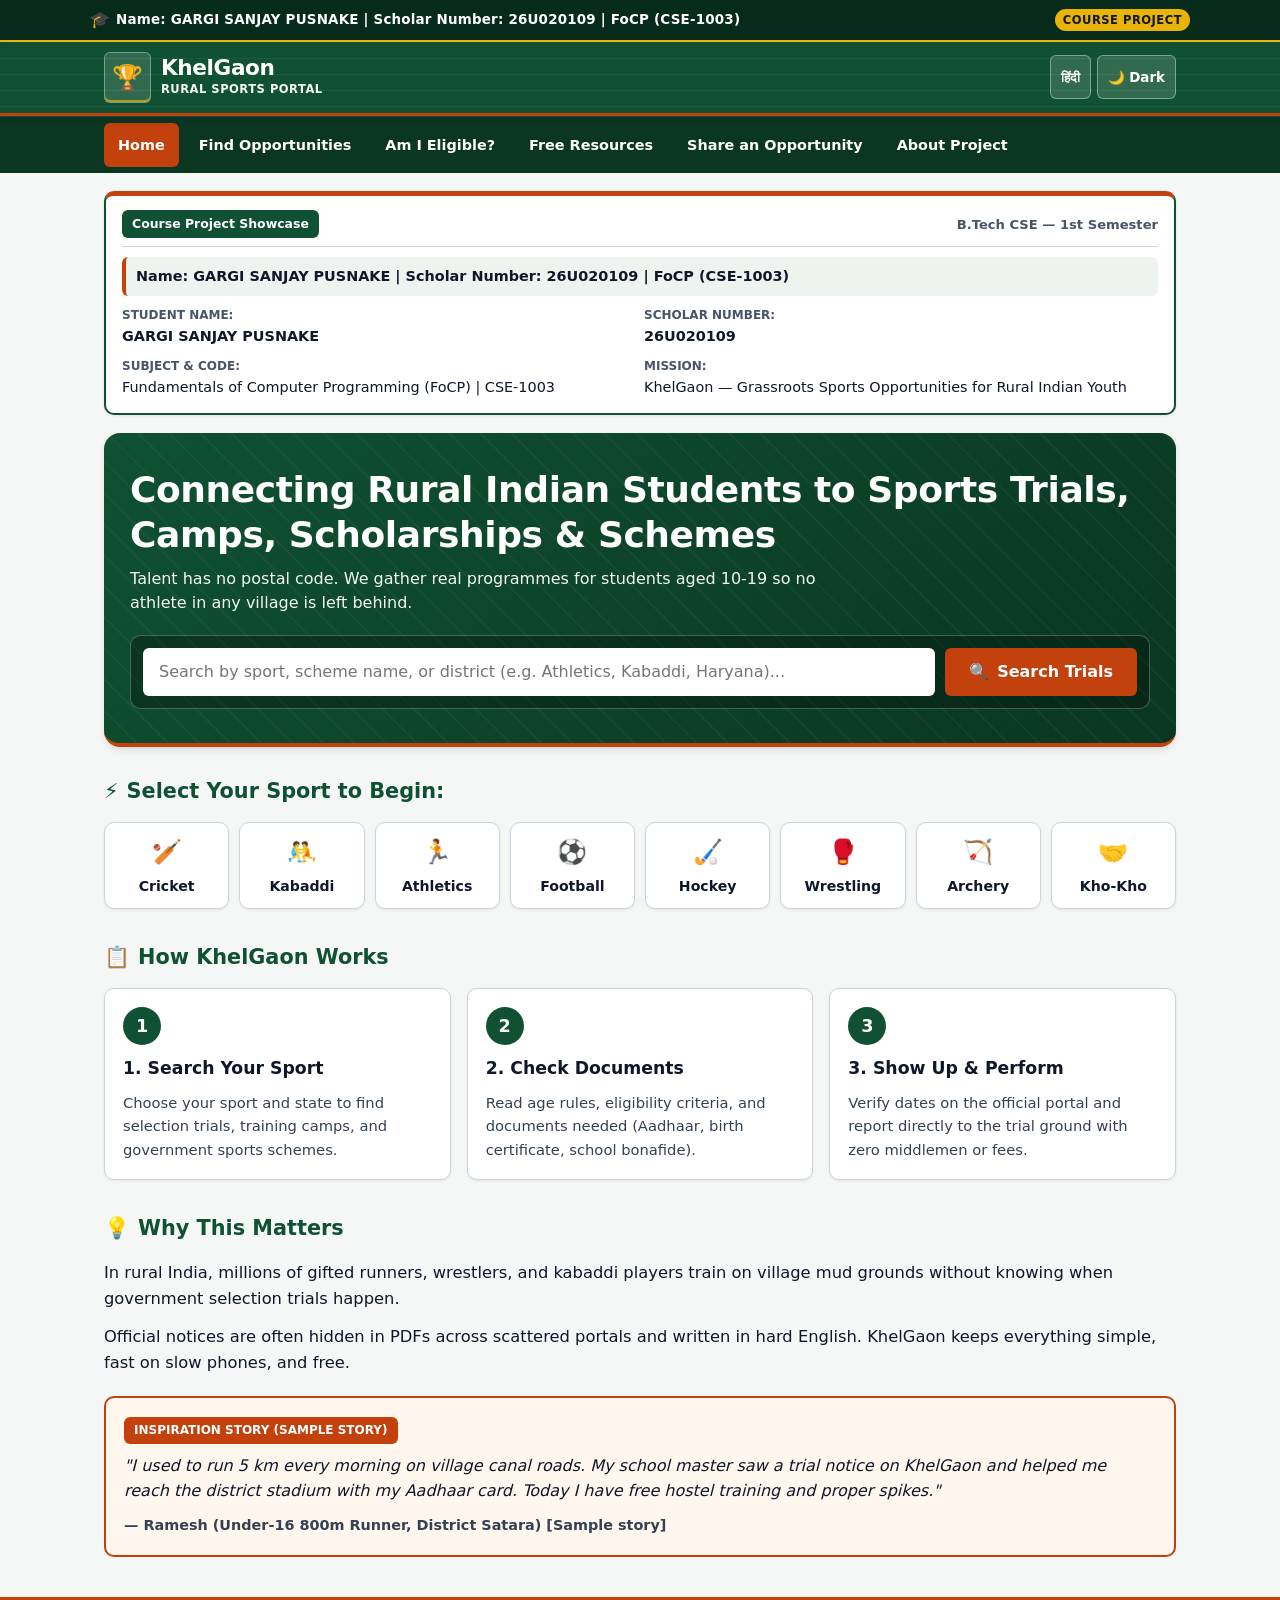
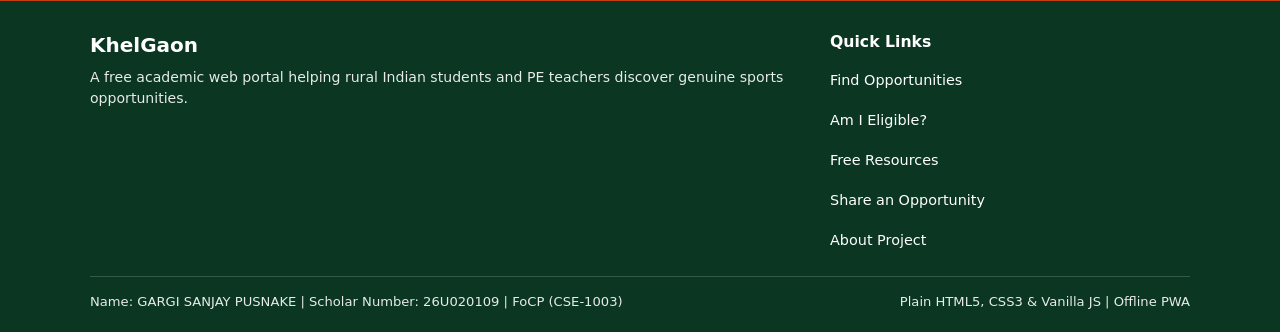
<file: index.html>
<!DOCTYPE html>
<html lang="en">
<head>
  <meta charset="UTF-8">
  <meta name="viewport" content="width=device-width, initial-scale=1.0">
  <title>KhelGaon - Rural Indian Sports Portal | Trials &amp; Schemes</title>
  <meta name="description" content="KhelGaon connects rural Indian students to sports selection trials, camps, scholarships, and government schemes.">
  <link rel="manifest" href="manifest.json">
  <meta name="theme-color" content="#0f5132">
  <link rel="stylesheet" href="css/style.css">
</head>
<body data-page="home">
  <a href="#main-content" class="skip-link" data-i18n="nav.skip">Skip to main content</a>
  <!-- Mandatory Identity Component injected at top of body by js/identity.js -->

  <!-- Site Header with Track-Lane Motif -->
  <header class="site-header">
    <div class="header-container">
      <a href="index.html" class="brand-wrapper" aria-label="KhelGaon Home">
        <span class="brand-logo-icon" aria-hidden="true">🏆</span>
        <div>
          <div class="brand-title" data-i18n="nav.brand">KhelGaon</div>
          <div class="brand-tagline" data-i18n="nav.tagline">Rural Sports Portal</div>
        </div>
      </a>

      <div class="header-actions">
        <button type="button" id="lang-toggle-btn" class="utility-btn" aria-label="Switch language to Hindi">
          हिंदी
        </button>
        <button type="button" id="theme-toggle-btn" class="utility-btn" aria-label="Switch to dark mode">
          🌙 Dark
        </button>
        <button type="button" id="nav-toggle-btn" class="nav-toggle-btn" aria-label="Toggle Navigation Menu" aria-expanded="false">
          ☰
        </button>
      </div>
    </div>
  </header>

  <!-- Global Navigation Bar -->
  <nav id="site-nav" class="site-nav collapsed" aria-label="Main Navigation">
    <div class="nav-container">
      <ul class="nav-list">
        <li><a href="index.html" class="nav-link active" aria-current="page" data-i18n="nav.home">Home</a></li>
        <li><a href="opportunities.html" class="nav-link" data-i18n="nav.opportunities">Find Opportunities</a></li>
        <li><a href="eligibility.html" class="nav-link" data-i18n="nav.eligibility">Am I Eligible?</a></li>
        <li><a href="resources.html" class="nav-link" data-i18n="nav.resources">Free Resources</a></li>
        <li><a href="submit.html" class="nav-link" data-i18n="nav.submit">Share an Opportunity</a></li>
        <li><a href="about.html" class="nav-link" data-i18n="nav.about">About Project</a></li>
      </ul>
    </div>
  </nav>

  <!-- Main Content -->
  <main id="main-content" class="main-content">
    <!-- Prominent Student Identity Spotlight on Homepage -->
    <div id="home-identity-container"></div>

    <!-- Hero Section -->
    <section class="hero-section" aria-labelledby="hero-heading">
      <h1 id="hero-heading" class="hero-mission" data-i18n="home.mission">
        Connecting Rural Indian Students to Sports Trials, Camps, Scholarships &amp; Schemes
      </h1>
      <p class="hero-sub" data-i18n="home.submission">
        Talent has no postal code. We gather real programmes for students aged 10-19 so no athlete in any village is left behind.
      </p>

      <form id="hero-search-form" class="hero-search-form" role="search" aria-label="Search Sports Opportunities">
        <label for="hero-search-input" class="sr-only">Search sports trials, schemes or districts</label>
        <input
          type="search"
          id="hero-search-input"
          class="hero-search-input"
          placeholder="Search by sport, scheme name, or district (e.g. Athletics, Kabaddi, Haryana)..."
          data-i18n-placeholder="home.searchPlaceholder"
          autocomplete="off"
        >
        <button type="submit" class="btn btn-accent hero-search-btn">
          <span aria-hidden="true">🔍</span>
          <span data-i18n="home.searchButton">Search Trials</span>
        </button>
      </form>
    </section>

    <!-- Sport Quick-Buttons -->
    <section class="quick-sports-section" aria-labelledby="quick-sports-heading">
      <h2 id="quick-sports-heading" class="section-heading">
        <span aria-hidden="true">⚡</span>
        <span data-i18n="home.quickSportsTitle">Select Your Sport to Begin:</span>
      </h2>
      <div class="sports-pill-grid">
        <a href="opportunities.html?sport=Cricket" class="sport-pill-btn">
          <span class="sport-pill-icon" aria-hidden="true">🏏</span>
          <span data-i18n="sport.Cricket">Cricket</span>
        </a>
        <a href="opportunities.html?sport=Kabaddi" class="sport-pill-btn">
          <span class="sport-pill-icon" aria-hidden="true">🤼</span>
          <span data-i18n="sport.Kabaddi">Kabaddi</span>
        </a>
        <a href="opportunities.html?sport=Athletics" class="sport-pill-btn">
          <span class="sport-pill-icon" aria-hidden="true">🏃</span>
          <span data-i18n="sport.Athletics">Athletics</span>
        </a>
        <a href="opportunities.html?sport=Football" class="sport-pill-btn">
          <span class="sport-pill-icon" aria-hidden="true">⚽</span>
          <span data-i18n="sport.Football">Football</span>
        </a>
        <a href="opportunities.html?sport=Hockey" class="sport-pill-btn">
          <span class="sport-pill-icon" aria-hidden="true">🏑</span>
          <span data-i18n="sport.Hockey">Hockey</span>
        </a>
        <a href="opportunities.html?sport=Wrestling" class="sport-pill-btn">
          <span class="sport-pill-icon" aria-hidden="true">🥊</span>
          <span data-i18n="sport.Wrestling">Wrestling</span>
        </a>
        <a href="opportunities.html?sport=Archery" class="sport-pill-btn">
          <span class="sport-pill-icon" aria-hidden="true">🏹</span>
          <span data-i18n="sport.Archery">Archery</span>
        </a>
        <a href="opportunities.html?sport=Kho-Kho" class="sport-pill-btn">
          <span class="sport-pill-icon" aria-hidden="true">🤝</span>
          <span data-i18n="sport.Kho-Kho">Kho-Kho</span>
        </a>
      </div>
    </section>

    <!-- How It Works in 3 Steps -->
    <section aria-labelledby="how-it-works-heading" style="margin-bottom: 32px;">
      <h2 id="how-it-works-heading" class="section-heading">
        <span aria-hidden="true">📋</span>
        <span data-i18n="home.howItWorksTitle">How KhelGaon Works</span>
      </h2>
      <div class="how-it-works-grid">
        <article class="step-card">
          <div class="step-number" aria-hidden="true">1</div>
          <h3 class="step-title" data-i18n="home.howStep1Title">1. Search Your Sport</h3>
          <p class="step-desc" data-i18n="home.howStep1Desc">
            Choose your sport and state to find selection trials, training camps, and government sports schemes.
          </p>
        </article>

        <article class="step-card">
          <div class="step-number" aria-hidden="true">2</div>
          <h3 class="step-title" data-i18n="home.howStep2Title">2. Check Documents</h3>
          <p class="step-desc" data-i18n="home.howStep2Desc">
            Read age rules, eligibility criteria, and documents needed (Aadhaar, birth certificate, school bonafide).
          </p>
        </article>

        <article class="step-card">
          <div class="step-number" aria-hidden="true">3</div>
          <h3 class="step-title" data-i18n="home.howStep3Title">3. Show Up &amp; Perform</h3>
          <p class="step-desc" data-i18n="home.howStep3Desc">
            Verify dates on the official portal and report directly to the trial ground with zero middlemen or fees.
          </p>
        </article>
      </div>
    </section>

    <!-- Why This Matters & Sample Story -->
    <section aria-labelledby="why-matters-heading">
      <h2 id="why-matters-heading" class="section-heading">
        <span aria-hidden="true">💡</span>
        <span data-i18n="home.whyMattersTitle">Why This Matters</span>
      </h2>
      <p style="margin-bottom: 12px; font-size: 1.02rem;" data-i18n="home.whyMattersP1">
        In rural India, millions of gifted runners, wrestlers, and kabaddi players train on village mud grounds without knowing when government selection trials happen.
      </p>
      <p style="margin-bottom: 16px; font-size: 1.02rem;" data-i18n="home.whyMattersP2">
        Official notices are often hidden in PDFs across scattered portals and written in hard English. KhelGaon keeps everything simple, fast on slow phones, and free.
      </p>

      <div class="story-callout-card" role="region" aria-label="Sample inspiration story">
        <span class="story-badge" data-i18n="home.sampleStoryTitle">Inspiration Story (Sample story)</span>
        <blockquote class="story-quote" data-i18n="home.sampleStoryQuote">
          "I used to run 5 km every morning on village canal roads. My school master saw a trial notice on KhelGaon and helped me reach the district stadium with my Aadhaar card. Today I have free hostel training and proper spikes."
        </blockquote>
        <div class="story-author" data-i18n="home.sampleStoryAuthor">
          — Ramesh (Under-16 800m Runner, District Satara) [Sample story]
        </div>
      </div>
    </section>
  </main>

  <!-- Site Footer -->
  <footer class="site-footer">
    <div class="footer-container">
      <div>
        <div class="footer-brand" data-i18n="nav.brand">KhelGaon</div>
        <p class="footer-desc" data-i18n="footer.desc">
          A free academic web portal helping rural Indian students and PE teachers discover genuine sports opportunities.
        </p>
      </div>
      <div>
        <h2 class="footer-heading" data-i18n="footer.quickLinks">Quick Links</h2>
        <ul class="footer-links">
          <li><a href="opportunities.html" data-i18n="nav.opportunities">Find Opportunities</a></li>
          <li><a href="eligibility.html" data-i18n="nav.eligibility">Am I Eligible?</a></li>
          <li><a href="resources.html" data-i18n="nav.resources">Free Resources</a></li>
          <li><a href="submit.html" data-i18n="nav.submit">Share an Opportunity</a></li>
          <li><a href="about.html" data-i18n="nav.about">About Project</a></li>
        </ul>
      </div>
    </div>
    <div class="footer-bottom">
      <div>Name: GARGI SANJAY PUSNAKE | Scholar Number: 26U020109 | FoCP (CSE-1003)</div>
      <div data-i18n="footer.tech">Plain HTML5, CSS3 &amp; Vanilla JS | Offline PWA</div>
    </div>
  </footer>

  <!-- Scripts -->
  <script src="js/identity.js"></script>
  <script src="js/theme.js"></script>
  <script src="js/i18n.js"></script>
  <script src="js/data.js"></script>
  <script src="js/saved.js"></script>
  <script src="js/filters.js"></script>
  <script src="js/main.js"></script>
</body>
</html>
</file>
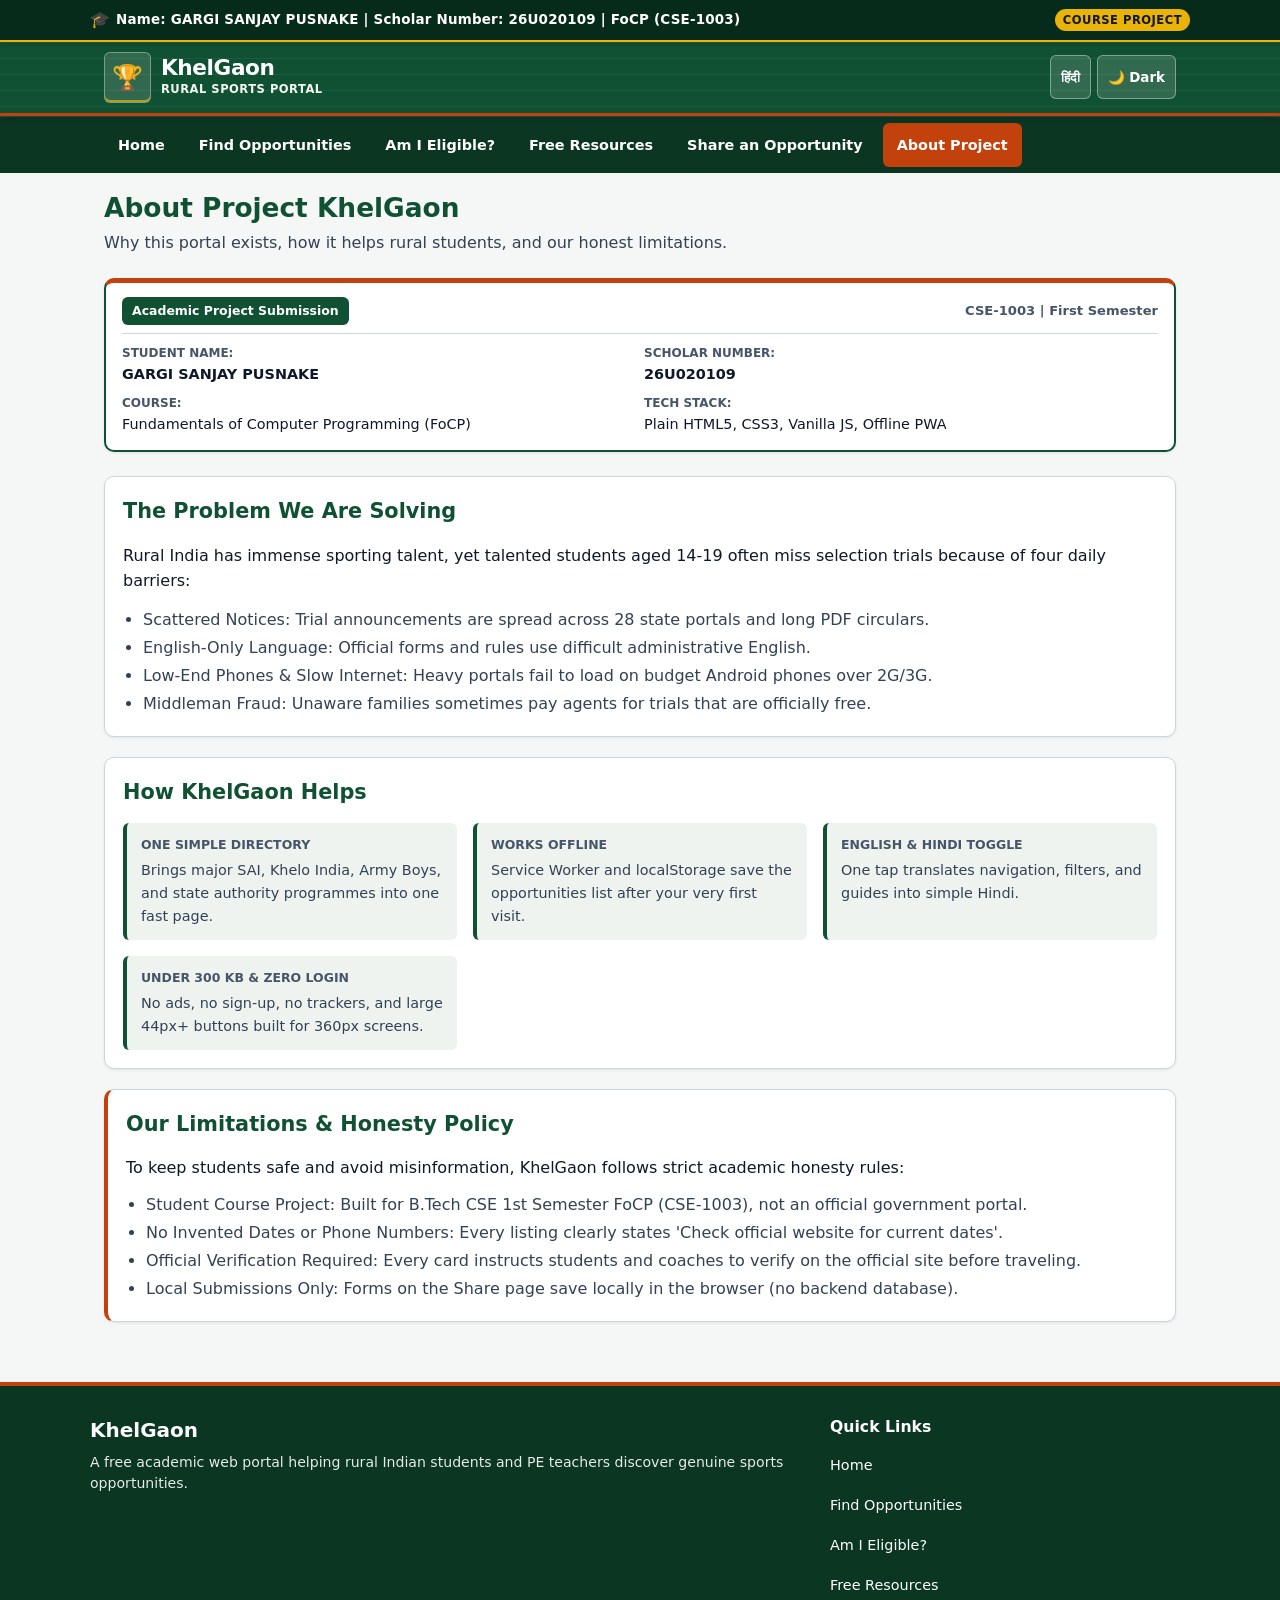
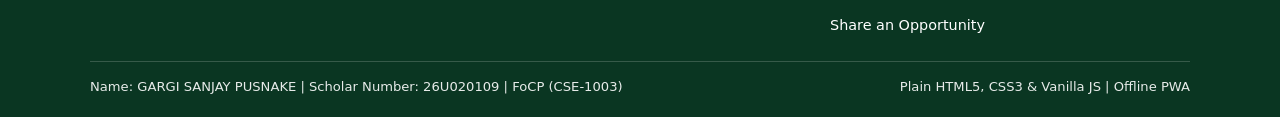
<file: about.html>
<!DOCTYPE html>
<html lang="en">
<head>
  <meta charset="UTF-8">
  <meta name="viewport" content="width=device-width, initial-scale=1.0">
  <title>About Project KhelGaon - Mission &amp; Limitations</title>
  <meta name="description" content="Learn why KhelGaon was built, how it helps rural Indian athletes, and its honest limitations.">
  <link rel="manifest" href="manifest.json">
  <meta name="theme-color" content="#0f5132">
  <link rel="stylesheet" href="css/style.css">
</head>
<body data-page="about">
  <a href="#main-content" class="skip-link" data-i18n="nav.skip">Skip to main content</a>
  <!-- Mandatory Identity Component injected at top of body by js/identity.js -->

  <!-- Site Header -->
  <header class="site-header">
    <div class="header-container">
      <a href="index.html" class="brand-wrapper" aria-label="KhelGaon Home">
        <span class="brand-logo-icon" aria-hidden="true">🏆</span>
        <div>
          <div class="brand-title" data-i18n="nav.brand">KhelGaon</div>
          <div class="brand-tagline" data-i18n="nav.tagline">Rural Sports Portal</div>
        </div>
      </a>

      <div class="header-actions">
        <button type="button" id="lang-toggle-btn" class="utility-btn" aria-label="Switch language to Hindi">
          हिंदी
        </button>
        <button type="button" id="theme-toggle-btn" class="utility-btn" aria-label="Switch to dark mode">
          🌙 Dark
        </button>
        <button type="button" id="nav-toggle-btn" class="nav-toggle-btn" aria-label="Toggle Navigation Menu" aria-expanded="false">
          ☰
        </button>
      </div>
    </div>
  </header>

  <!-- Global Navigation Bar -->
  <nav id="site-nav" class="site-nav collapsed" aria-label="Main Navigation">
    <div class="nav-container">
      <ul class="nav-list">
        <li><a href="index.html" class="nav-link" data-i18n="nav.home">Home</a></li>
        <li><a href="opportunities.html" class="nav-link" data-i18n="nav.opportunities">Find Opportunities</a></li>
        <li><a href="eligibility.html" class="nav-link" data-i18n="nav.eligibility">Am I Eligible?</a></li>
        <li><a href="resources.html" class="nav-link" data-i18n="nav.resources">Free Resources</a></li>
        <li><a href="submit.html" class="nav-link" data-i18n="nav.submit">Share an Opportunity</a></li>
        <li><a href="about.html" class="nav-link active" aria-current="page" data-i18n="nav.about">About Project</a></li>
      </ul>
    </div>
  </nav>

  <!-- Main Content -->
  <main id="main-content" class="main-content">
    <header class="page-intro">
      <h1 class="page-title" data-i18n="about.title">About Project KhelGaon</h1>
      <p class="page-subtitle" data-i18n="about.subtitle">
        Why this portal exists, how it helps rural students, and our honest limitations.
      </p>
    </header>

    <!-- Student Project Card -->
    <section class="academic-spotlight-card" style="margin-top: 0; margin-bottom: 24px;" aria-label="Course Project Information">
      <div class="spotlight-header">
        <span class="spotlight-badge" data-i18n="about.cardBadge">Academic Project Submission</span>
        <span class="spotlight-term" data-i18n="about.cardTerm">CSE-1003 | First Semester</span>
      </div>
      <div class="spotlight-body">
        <div class="spotlight-row">
          <span class="spotlight-label" data-i18n="about.cardNameLabel">Student Name:</span>
          <strong class="spotlight-value">GARGI SANJAY PUSNAKE</strong>
        </div>
        <div class="spotlight-row">
          <span class="spotlight-label" data-i18n="about.cardScholarLabel">Scholar Number:</span>
          <strong class="spotlight-value">26U020109</strong>
        </div>
        <div class="spotlight-row">
          <span class="spotlight-label" data-i18n="about.cardCourseLabel">Course:</span>
          <span class="spotlight-value">Fundamentals of Computer Programming (FoCP)</span>
        </div>
        <div class="spotlight-row">
          <span class="spotlight-label" data-i18n="about.cardTechLabel">Tech Stack:</span>
          <span class="spotlight-value">Plain HTML5, CSS3, Vanilla JS, Offline PWA</span>
        </div>
      </div>
    </section>

    <!-- Section 1: The Problem -->
    <article class="resource-card">
      <h2 class="section-heading" data-i18n="about.problemTitle">
        The Problem We Are Solving
      </h2>
      <p style="margin-bottom: 12px; line-height: 1.6;" data-i18n="about.problemIntro">
        Rural India has immense sporting talent, yet talented students aged 14-19 often miss selection trials because of four daily barriers:
      </p>
      <ul style="padding-left: 20px; line-height: 1.75; color: var(--text-secondary);">
        <li data-i18n="about.p1">Scattered Notices: Trial announcements are spread across 28 state portals and long PDF circulars.</li>
        <li data-i18n="about.p2">English-Only Language: Official forms and rules use difficult administrative English.</li>
        <li data-i18n="about.p3">Low-End Phones &amp; Slow Internet: Heavy portals fail to load on budget Android phones over 2G/3G.</li>
        <li data-i18n="about.p4">Middleman Fraud: Unaware families sometimes pay agents for trials that are officially free.</li>
      </ul>
    </article>

    <!-- Section 2: How KhelGaon Helps -->
    <article class="resource-card">
      <h2 class="section-heading" data-i18n="about.solutionTitle">
        How KhelGaon Helps
      </h2>
      <div class="cards-grid" style="margin-top: 12px;">
        <div class="spec-box">
          <div class="spec-box-label" data-i18n="about.s1Title">One Simple Directory</div>
          <p style="font-size: 0.9rem; color: var(--text-secondary); margin-top: 4px;" data-i18n="about.s1Desc">
            Brings major SAI, Khelo India, Army Boys, and state authority programmes into one fast page.
          </p>
        </div>

        <div class="spec-box">
          <div class="spec-box-label" data-i18n="about.s2Title">Works Offline</div>
          <p style="font-size: 0.9rem; color: var(--text-secondary); margin-top: 4px;" data-i18n="about.s2Desc">
            Service Worker and localStorage save the opportunities list after your very first visit.
          </p>
        </div>

        <div class="spec-box">
          <div class="spec-box-label" data-i18n="about.s3Title">English &amp; Hindi Toggle</div>
          <p style="font-size: 0.9rem; color: var(--text-secondary); margin-top: 4px;" data-i18n="about.s3Desc">
            One tap translates navigation, filters, and guides into simple Hindi.
          </p>
        </div>

        <div class="spec-box">
          <div class="spec-box-label" data-i18n="about.s4Title">Under 300 KB &amp; Zero Login</div>
          <p style="font-size: 0.9rem; color: var(--text-secondary); margin-top: 4px;" data-i18n="about.s4Desc">
            No ads, no sign-up, no trackers, and large 44px+ buttons built for 360px screens.
          </p>
        </div>
      </div>
    </article>

    <!-- Section 3: Limitations & Honesty Policy -->
    <article class="resource-card" style="border-left: 4px solid var(--accent-saffron-solid);">
      <h2 class="section-heading" data-i18n="about.limitationsTitle">
        Our Limitations &amp; Honesty Policy
      </h2>
      <p style="margin-bottom: 10px; line-height: 1.6;" data-i18n="about.limIntro">
        To keep students safe and avoid misinformation, KhelGaon follows strict academic honesty rules:
      </p>
      <ul style="padding-left: 20px; line-height: 1.75; color: var(--text-secondary);">
        <li data-i18n="about.l1">Student Course Project: Built for B.Tech CSE 1st Semester FoCP (CSE-1003), not an official government portal.</li>
        <li data-i18n="about.l2">No Invented Dates or Phone Numbers: Every listing clearly states 'Check official website for current dates'.</li>
        <li data-i18n="about.l3">Official Verification Required: Every card instructs students and coaches to verify on the official site before traveling.</li>
        <li data-i18n="about.l4">Local Submissions Only: Forms on the Share page save locally in the browser (no backend database).</li>
      </ul>
    </article>
  </main>

  <!-- Site Footer -->
  <footer class="site-footer">
    <div class="footer-container">
      <div>
        <div class="footer-brand" data-i18n="nav.brand">KhelGaon</div>
        <p class="footer-desc" data-i18n="footer.desc">
          A free academic web portal helping rural Indian students and PE teachers discover genuine sports opportunities.
        </p>
      </div>
      <div>
        <h2 class="footer-heading" data-i18n="footer.quickLinks">Quick Links</h2>
        <ul class="footer-links">
          <li><a href="index.html" data-i18n="nav.home">Home</a></li>
          <li><a href="opportunities.html" data-i18n="nav.opportunities">Find Opportunities</a></li>
          <li><a href="eligibility.html" data-i18n="nav.eligibility">Am I Eligible?</a></li>
          <li><a href="resources.html" data-i18n="nav.resources">Free Resources</a></li>
          <li><a href="submit.html" data-i18n="nav.submit">Share an Opportunity</a></li>
        </ul>
      </div>
    </div>
    <div class="footer-bottom">
      <div>Name: GARGI SANJAY PUSNAKE | Scholar Number: 26U020109 | FoCP (CSE-1003)</div>
      <div data-i18n="footer.tech">Plain HTML5, CSS3 &amp; Vanilla JS | Offline PWA</div>
    </div>
  </footer>

  <!-- Scripts -->
  <script src="js/identity.js"></script>
  <script src="js/theme.js"></script>
  <script src="js/i18n.js"></script>
  <script src="js/data.js"></script>
  <script src="js/saved.js"></script>
  <script src="js/filters.js"></script>
  <script src="js/main.js"></script>
</body>
</html>
</file>
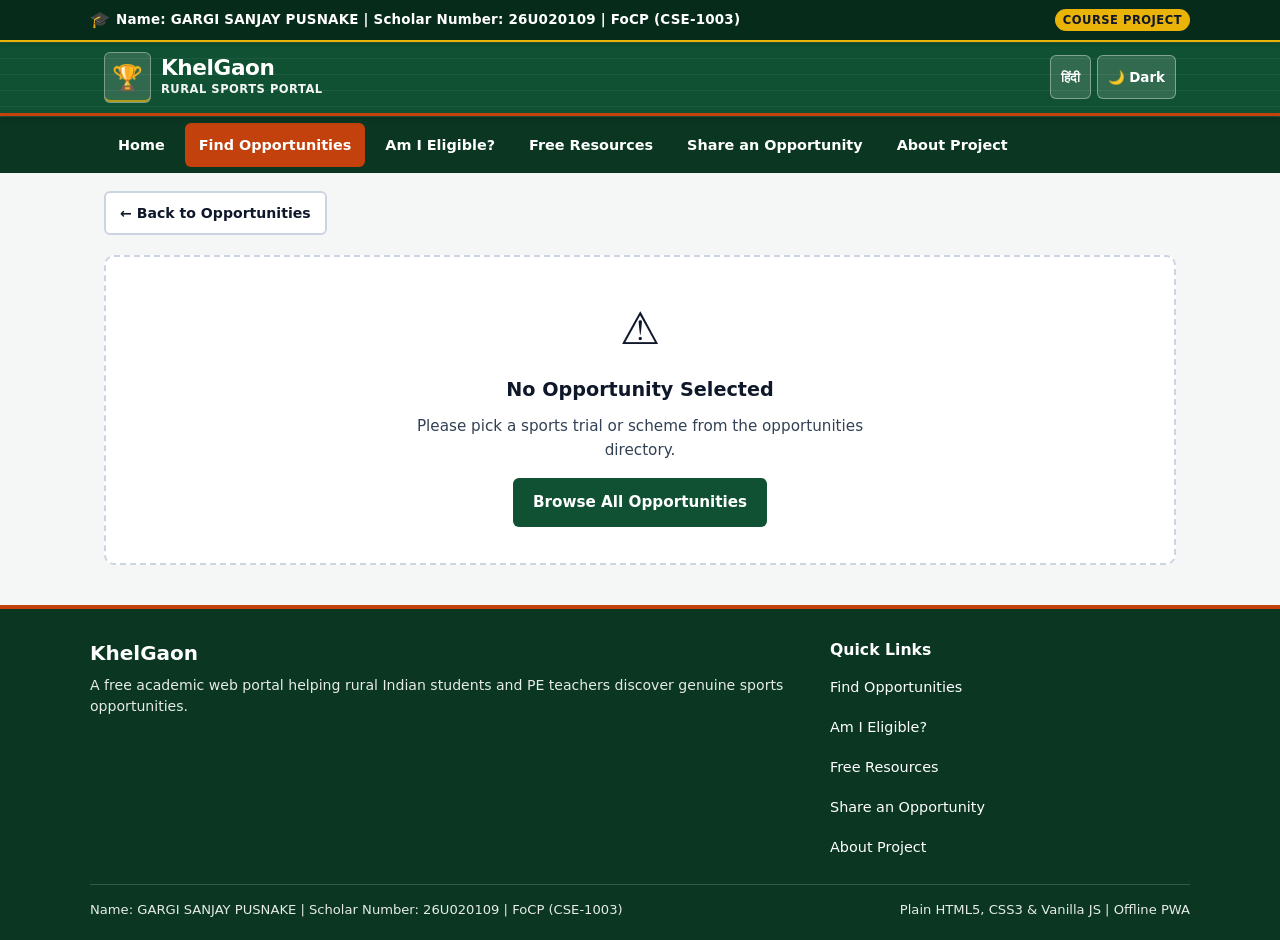
<file: detail.html>
<!DOCTYPE html>
<html lang="en">
<head>
  <meta charset="UTF-8">
  <meta name="viewport" content="width=device-width, initial-scale=1.0">
  <title>Opportunity Details - KhelGaon</title>
  <meta name="description" content="Eligibility, required documents, how to apply, and official portal link for this sports trial or scheme.">
  <link rel="manifest" href="manifest.json">
  <meta name="theme-color" content="#0f5132">
  <link rel="stylesheet" href="css/style.css">
</head>
<body data-page="detail">
  <a href="#main-content" class="skip-link" data-i18n="nav.skip">Skip to main content</a>
  <!-- Mandatory Identity Component injected at top of body by js/identity.js -->

  <!-- Site Header -->
  <header class="site-header">
    <div class="header-container">
      <a href="index.html" class="brand-wrapper" aria-label="KhelGaon Home">
        <span class="brand-logo-icon" aria-hidden="true">🏆</span>
        <div>
          <div class="brand-title" data-i18n="nav.brand">KhelGaon</div>
          <div class="brand-tagline" data-i18n="nav.tagline">Rural Sports Portal</div>
        </div>
      </a>

      <div class="header-actions">
        <button type="button" id="lang-toggle-btn" class="utility-btn" aria-label="Switch language to Hindi">
          हिंदी
        </button>
        <button type="button" id="theme-toggle-btn" class="utility-btn" aria-label="Switch to dark mode">
          🌙 Dark
        </button>
        <button type="button" id="nav-toggle-btn" class="nav-toggle-btn" aria-label="Toggle Navigation Menu" aria-expanded="false">
          ☰
        </button>
      </div>
    </div>
  </header>

  <!-- Global Navigation Bar -->
  <nav id="site-nav" class="site-nav collapsed" aria-label="Main Navigation">
    <div class="nav-container">
      <ul class="nav-list">
        <li><a href="index.html" class="nav-link" data-i18n="nav.home">Home</a></li>
        <li><a href="opportunities.html" class="nav-link active" data-i18n="nav.opportunities">Find Opportunities</a></li>
        <li><a href="eligibility.html" class="nav-link" data-i18n="nav.eligibility">Am I Eligible?</a></li>
        <li><a href="resources.html" class="nav-link" data-i18n="nav.resources">Free Resources</a></li>
        <li><a href="submit.html" class="nav-link" data-i18n="nav.submit">Share an Opportunity</a></li>
        <li><a href="about.html" class="nav-link" data-i18n="nav.about">About Project</a></li>
      </ul>
    </div>
  </nav>

  <!-- Main Content -->
  <main id="main-content" class="main-content">
    <div style="margin-bottom: 16px;">
      <a href="opportunities.html" class="btn btn-outline btn-sm" data-i18n="detail.back">
        ← Back to Opportunities
      </a>
    </div>

    <!-- Dynamic Detail Content Area (rendered by js/main.js) -->
    <div id="detail-content-area" aria-live="polite">
      <div class="empty-state">
        <div class="empty-icon" aria-hidden="true">⏳</div>
        <h1 class="empty-title" data-i18n="app.loading">Loading sports opportunities...</h1>
      </div>
    </div>
  </main>

  <!-- Site Footer -->
  <footer class="site-footer">
    <div class="footer-container">
      <div>
        <div class="footer-brand" data-i18n="nav.brand">KhelGaon</div>
        <p class="footer-desc" data-i18n="footer.desc">
          A free academic web portal helping rural Indian students and PE teachers discover genuine sports opportunities.
        </p>
      </div>
      <div>
        <h2 class="footer-heading" data-i18n="footer.quickLinks">Quick Links</h2>
        <ul class="footer-links">
          <li><a href="opportunities.html" data-i18n="nav.opportunities">Find Opportunities</a></li>
          <li><a href="eligibility.html" data-i18n="nav.eligibility">Am I Eligible?</a></li>
          <li><a href="resources.html" data-i18n="nav.resources">Free Resources</a></li>
          <li><a href="submit.html" data-i18n="nav.submit">Share an Opportunity</a></li>
          <li><a href="about.html" data-i18n="nav.about">About Project</a></li>
        </ul>
      </div>
    </div>
    <div class="footer-bottom">
      <div>Name: GARGI SANJAY PUSNAKE | Scholar Number: 26U020109 | FoCP (CSE-1003)</div>
      <div data-i18n="footer.tech">Plain HTML5, CSS3 &amp; Vanilla JS | Offline PWA</div>
    </div>
  </footer>

  <!-- Scripts -->
  <script src="js/identity.js"></script>
  <script src="js/theme.js"></script>
  <script src="js/i18n.js"></script>
  <script src="js/data.js"></script>
  <script src="js/saved.js"></script>
  <script src="js/filters.js"></script>
  <script src="js/main.js"></script>
</body>
</html>
</file>
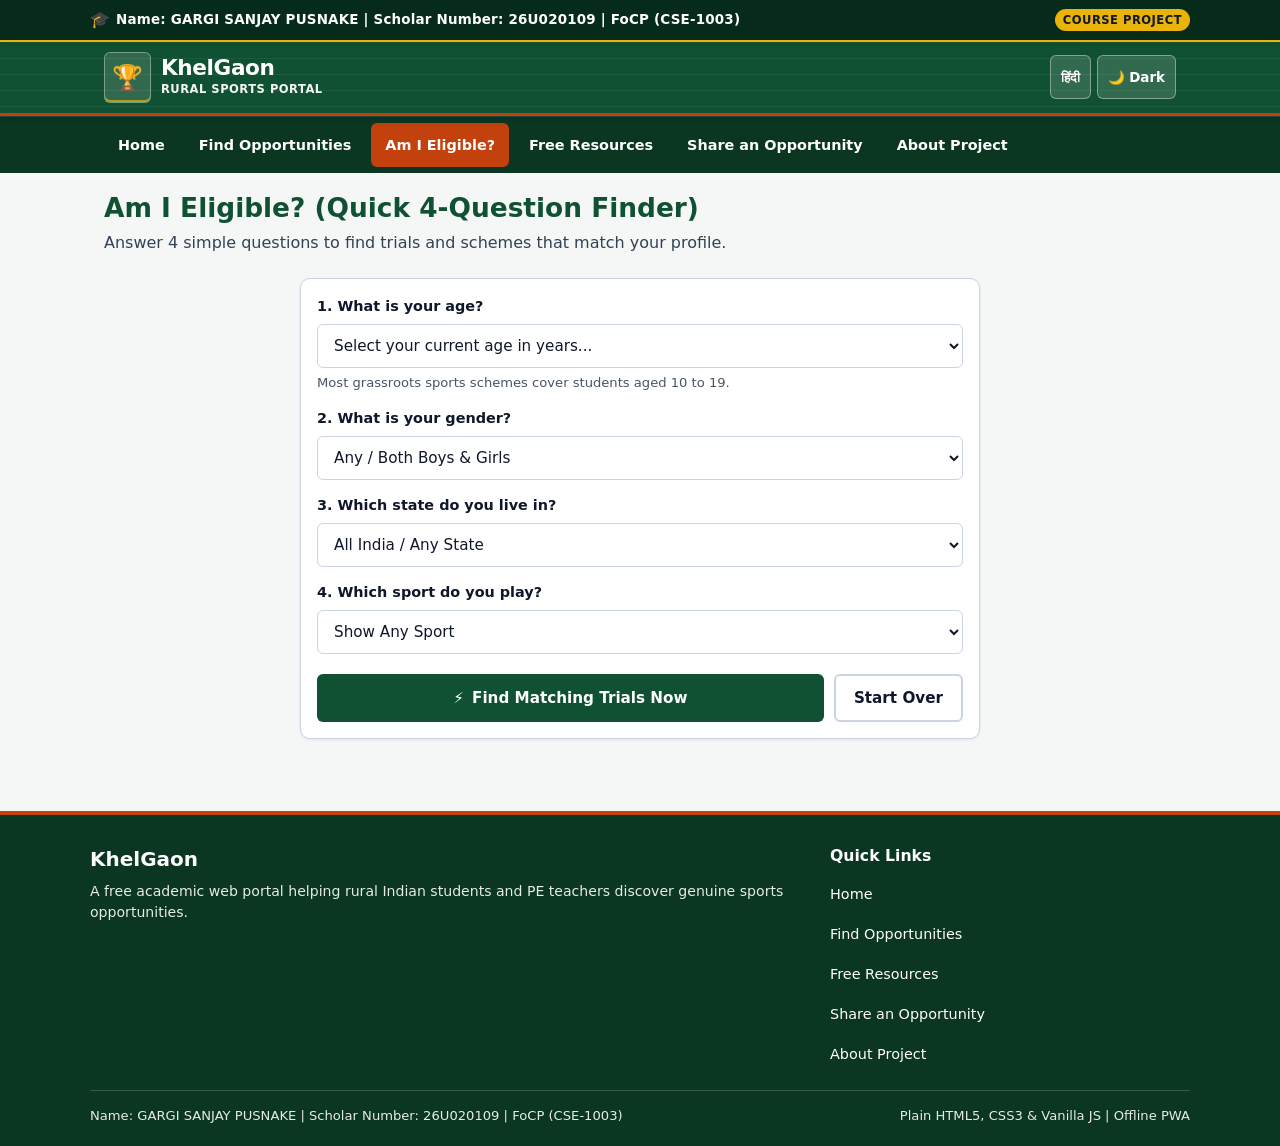
<file: eligibility.html>
<!DOCTYPE html>
<html lang="en">
<head>
  <meta charset="UTF-8">
  <meta name="viewport" content="width=device-width, initial-scale=1.0">
  <title>Am I Eligible? - KhelGaon</title>
  <meta name="description" content="4-question eligibility checker to quickly find sports trials and government schemes you qualify for.">
  <link rel="manifest" href="manifest.json">
  <meta name="theme-color" content="#0f5132">
  <link rel="stylesheet" href="css/style.css">
</head>
<body data-page="eligibility">
  <a href="#main-content" class="skip-link" data-i18n="nav.skip">Skip to main content</a>
  <!-- Mandatory Identity Component injected at top of body by js/identity.js -->

  <!-- Site Header -->
  <header class="site-header">
    <div class="header-container">
      <a href="index.html" class="brand-wrapper" aria-label="KhelGaon Home">
        <span class="brand-logo-icon" aria-hidden="true">🏆</span>
        <div>
          <div class="brand-title" data-i18n="nav.brand">KhelGaon</div>
          <div class="brand-tagline" data-i18n="nav.tagline">Rural Sports Portal</div>
        </div>
      </a>

      <div class="header-actions">
        <button type="button" id="lang-toggle-btn" class="utility-btn" aria-label="Switch language to Hindi">
          हिंदी
        </button>
        <button type="button" id="theme-toggle-btn" class="utility-btn" aria-label="Switch to dark mode">
          🌙 Dark
        </button>
        <button type="button" id="nav-toggle-btn" class="nav-toggle-btn" aria-label="Toggle Navigation Menu" aria-expanded="false">
          ☰
        </button>
      </div>
    </div>
  </header>

  <!-- Global Navigation Bar -->
  <nav id="site-nav" class="site-nav collapsed" aria-label="Main Navigation">
    <div class="nav-container">
      <ul class="nav-list">
        <li><a href="index.html" class="nav-link" data-i18n="nav.home">Home</a></li>
        <li><a href="opportunities.html" class="nav-link" data-i18n="nav.opportunities">Find Opportunities</a></li>
        <li><a href="eligibility.html" class="nav-link active" aria-current="page" data-i18n="nav.eligibility">Am I Eligible?</a></li>
        <li><a href="resources.html" class="nav-link" data-i18n="nav.resources">Free Resources</a></li>
        <li><a href="submit.html" class="nav-link" data-i18n="nav.submit">Share an Opportunity</a></li>
        <li><a href="about.html" class="nav-link" data-i18n="nav.about">About Project</a></li>
      </ul>
    </div>
  </nav>

  <!-- Main Content -->
  <main id="main-content" class="main-content">
    <header class="page-intro">
      <h1 class="page-title" data-i18n="el.title">Am I Eligible? (Quick 4-Question Finder)</h1>
      <p class="page-subtitle" data-i18n="el.subtitle">
        Answer 4 simple questions to find trials and schemes that match your profile.
      </p>
    </header>

    <!-- 4-Question Interactive Form Card -->
    <section class="filter-card" style="max-width: 680px; margin: 0 auto 32px;" aria-label="Eligibility Checker Form">
      <div id="eligibility-error" class="form-error-summary" role="alert" style="display: none;"></div>

      <form id="eligibility-quiz-form" novalidate>
        <!-- Question 1: Age -->
        <div class="form-group">
          <label for="el-age" class="form-label" data-i18n="el.qAge">1. What is your age?</label>
          <select id="el-age" class="form-select" required>
            <option value="" disabled selected data-i18n="el.qAgePlaceholder">Select your current age in years...</option>
            <option value="10">10</option>
            <option value="11">11</option>
            <option value="12">12</option>
            <option value="13">13</option>
            <option value="14">14</option>
            <option value="15">15</option>
            <option value="16">16</option>
            <option value="17">17</option>
            <option value="18">18</option>
            <option value="19">19</option>
          </select>
          <div class="form-hint" data-i18n="el.ageHint">Most grassroots sports schemes cover students aged 10 to 19.</div>
        </div>

        <!-- Question 2: Gender -->
        <div class="form-group">
          <label for="el-gender" class="form-label" data-i18n="el.qGender">2. What is your gender?</label>
          <select id="el-gender" class="form-select" required>
            <option value="any" data-i18n="el.qGenderAny">Any / Both Boys &amp; Girls</option>
            <option value="Boys" data-i18n="meta.Boys">Boys</option>
            <option value="Girls" data-i18n="meta.Girls">Girls</option>
          </select>
        </div>

        <!-- Question 3: State -->
        <div class="form-group">
          <label for="el-state" class="form-label" data-i18n="el.qState">3. Which state do you live in?</label>
          <select id="el-state" class="form-select" required>
            <option value="any" data-i18n="el.qStateAny">All India / Any State</option>
            <option value="Andhra Pradesh">Andhra Pradesh</option>
            <option value="Gujarat">Gujarat</option>
            <option value="Haryana">Haryana</option>
            <option value="Jharkhand">Jharkhand</option>
            <option value="Madhya Pradesh">Madhya Pradesh</option>
            <option value="Maharashtra">Maharashtra</option>
            <option value="Odisha">Odisha</option>
            <option value="Punjab">Punjab</option>
            <option value="Uttar Pradesh">Uttar Pradesh</option>
          </select>
        </div>

        <!-- Question 4: Sport -->
        <div class="form-group">
          <label for="el-sport" class="form-label" data-i18n="el.qSport">4. Which sport do you play?</label>
          <select id="el-sport" class="form-select" required>
            <option value="any" data-i18n="el.qSportAny">Show Any Sport</option>
            <option value="Athletics" data-i18n="sport.Athletics">Athletics</option>
            <option value="Cricket" data-i18n="sport.Cricket">Cricket</option>
            <option value="Kabaddi" data-i18n="sport.Kabaddi">Kabaddi</option>
            <option value="Football" data-i18n="sport.Football">Football</option>
            <option value="Hockey" data-i18n="sport.Hockey">Hockey</option>
            <option value="Wrestling" data-i18n="sport.Wrestling">Wrestling</option>
            <option value="Archery" data-i18n="sport.Archery">Archery</option>
            <option value="Kho-Kho" data-i18n="sport.Kho-Kho">Kho-Kho</option>
          </select>
        </div>

        <div style="display: flex; gap: 10px; margin-top: 20px; flex-wrap: wrap;">
          <button type="submit" class="btn btn-primary" style="flex: 1;">
            <span aria-hidden="true">⚡</span>
            <span data-i18n="el.checkBtn">Find Matching Trials Now</span>
          </button>
          <button type="button" id="eligibility-reset-btn" class="btn btn-outline" data-i18n="el.resetBtn">
            Start Over
          </button>
        </div>
      </form>
    </section>

    <!-- Instant Results Container -->
    <section id="eligibility-results" style="display: none;" aria-live="polite"></section>
  </main>

  <!-- Site Footer -->
  <footer class="site-footer">
    <div class="footer-container">
      <div>
        <div class="footer-brand" data-i18n="nav.brand">KhelGaon</div>
        <p class="footer-desc" data-i18n="footer.desc">
          A free academic web portal helping rural Indian students and PE teachers discover genuine sports opportunities.
        </p>
      </div>
      <div>
        <h2 class="footer-heading" data-i18n="footer.quickLinks">Quick Links</h2>
        <ul class="footer-links">
          <li><a href="index.html" data-i18n="nav.home">Home</a></li>
          <li><a href="opportunities.html" data-i18n="nav.opportunities">Find Opportunities</a></li>
          <li><a href="resources.html" data-i18n="nav.resources">Free Resources</a></li>
          <li><a href="submit.html" data-i18n="nav.submit">Share an Opportunity</a></li>
          <li><a href="about.html" data-i18n="nav.about">About Project</a></li>
        </ul>
      </div>
    </div>
    <div class="footer-bottom">
      <div>Name: GARGI SANJAY PUSNAKE | Scholar Number: 26U020109 | FoCP (CSE-1003)</div>
      <div data-i18n="footer.tech">Plain HTML5, CSS3 &amp; Vanilla JS | Offline PWA</div>
    </div>
  </footer>

  <!-- Scripts -->
  <script src="js/identity.js"></script>
  <script src="js/theme.js"></script>
  <script src="js/i18n.js"></script>
  <script src="js/data.js"></script>
  <script src="js/saved.js"></script>
  <script src="js/filters.js"></script>
  <script src="js/main.js"></script>
</body>
</html>
</file>
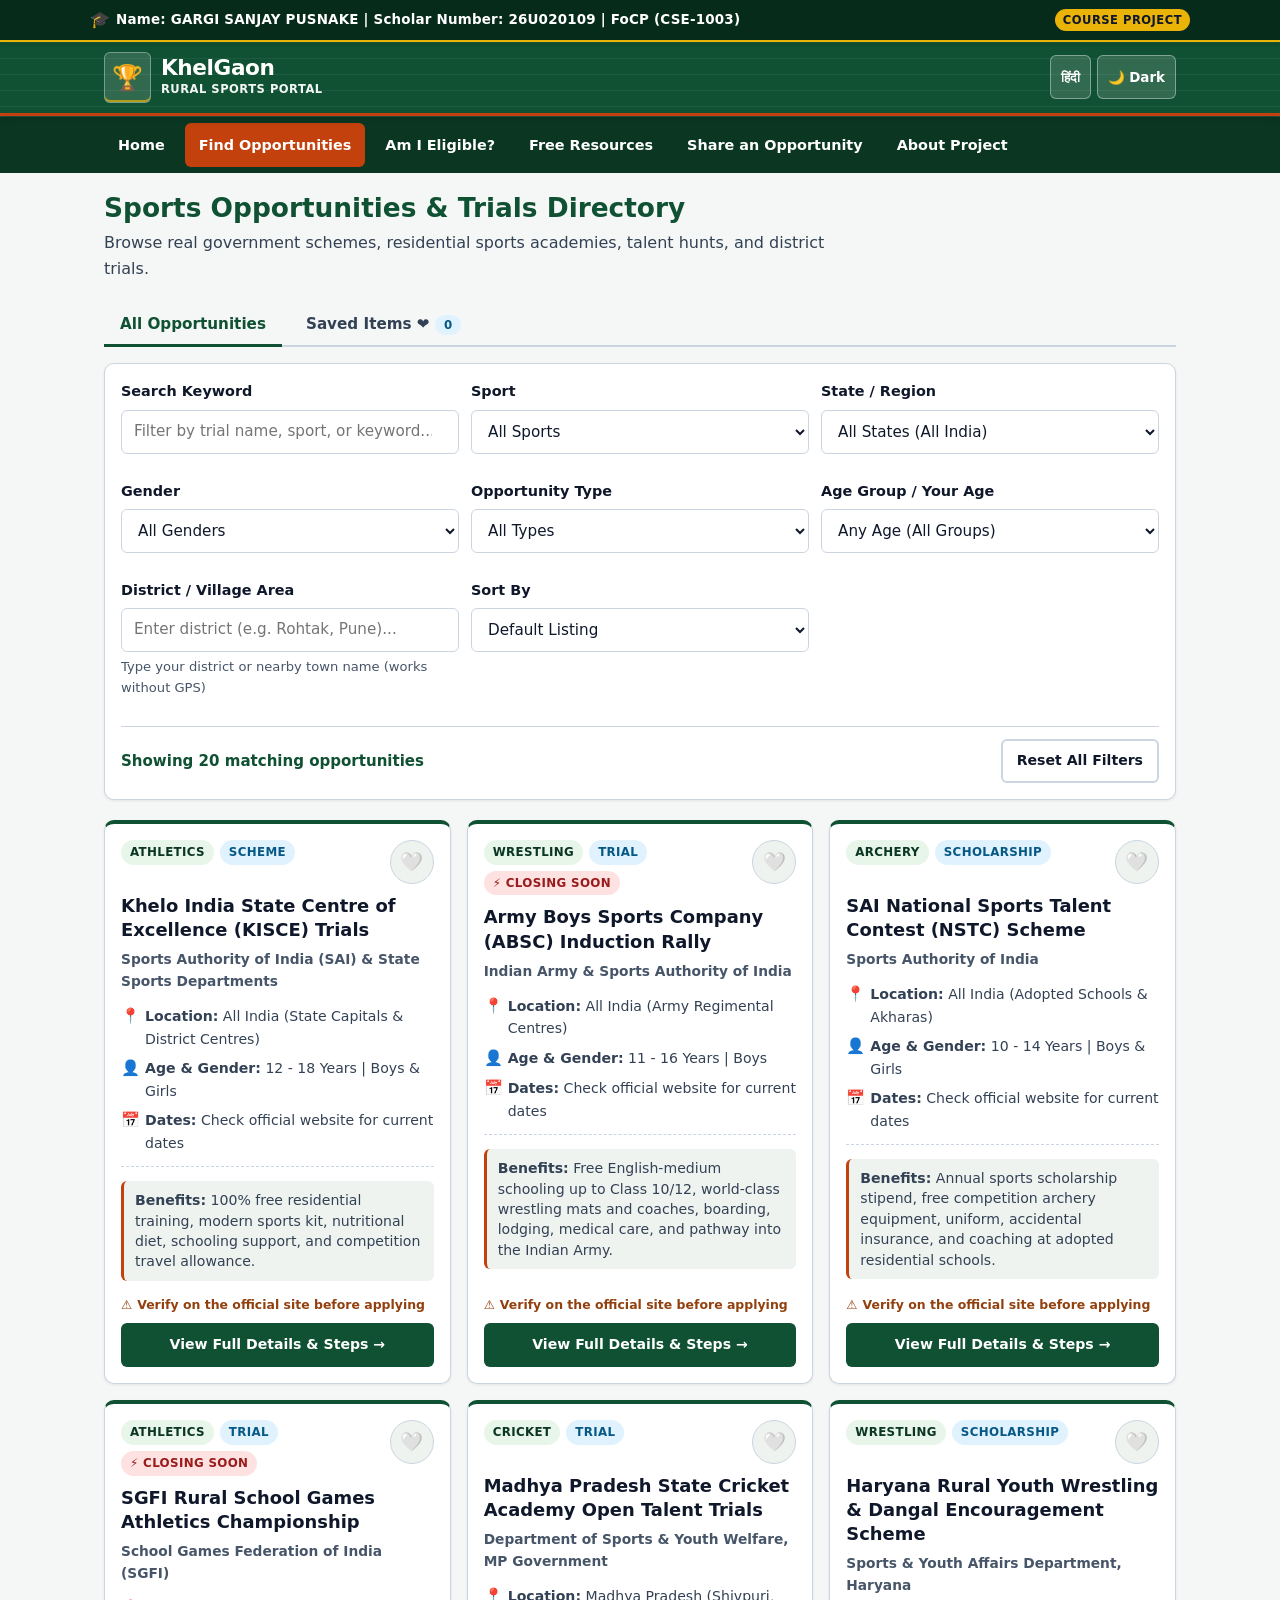
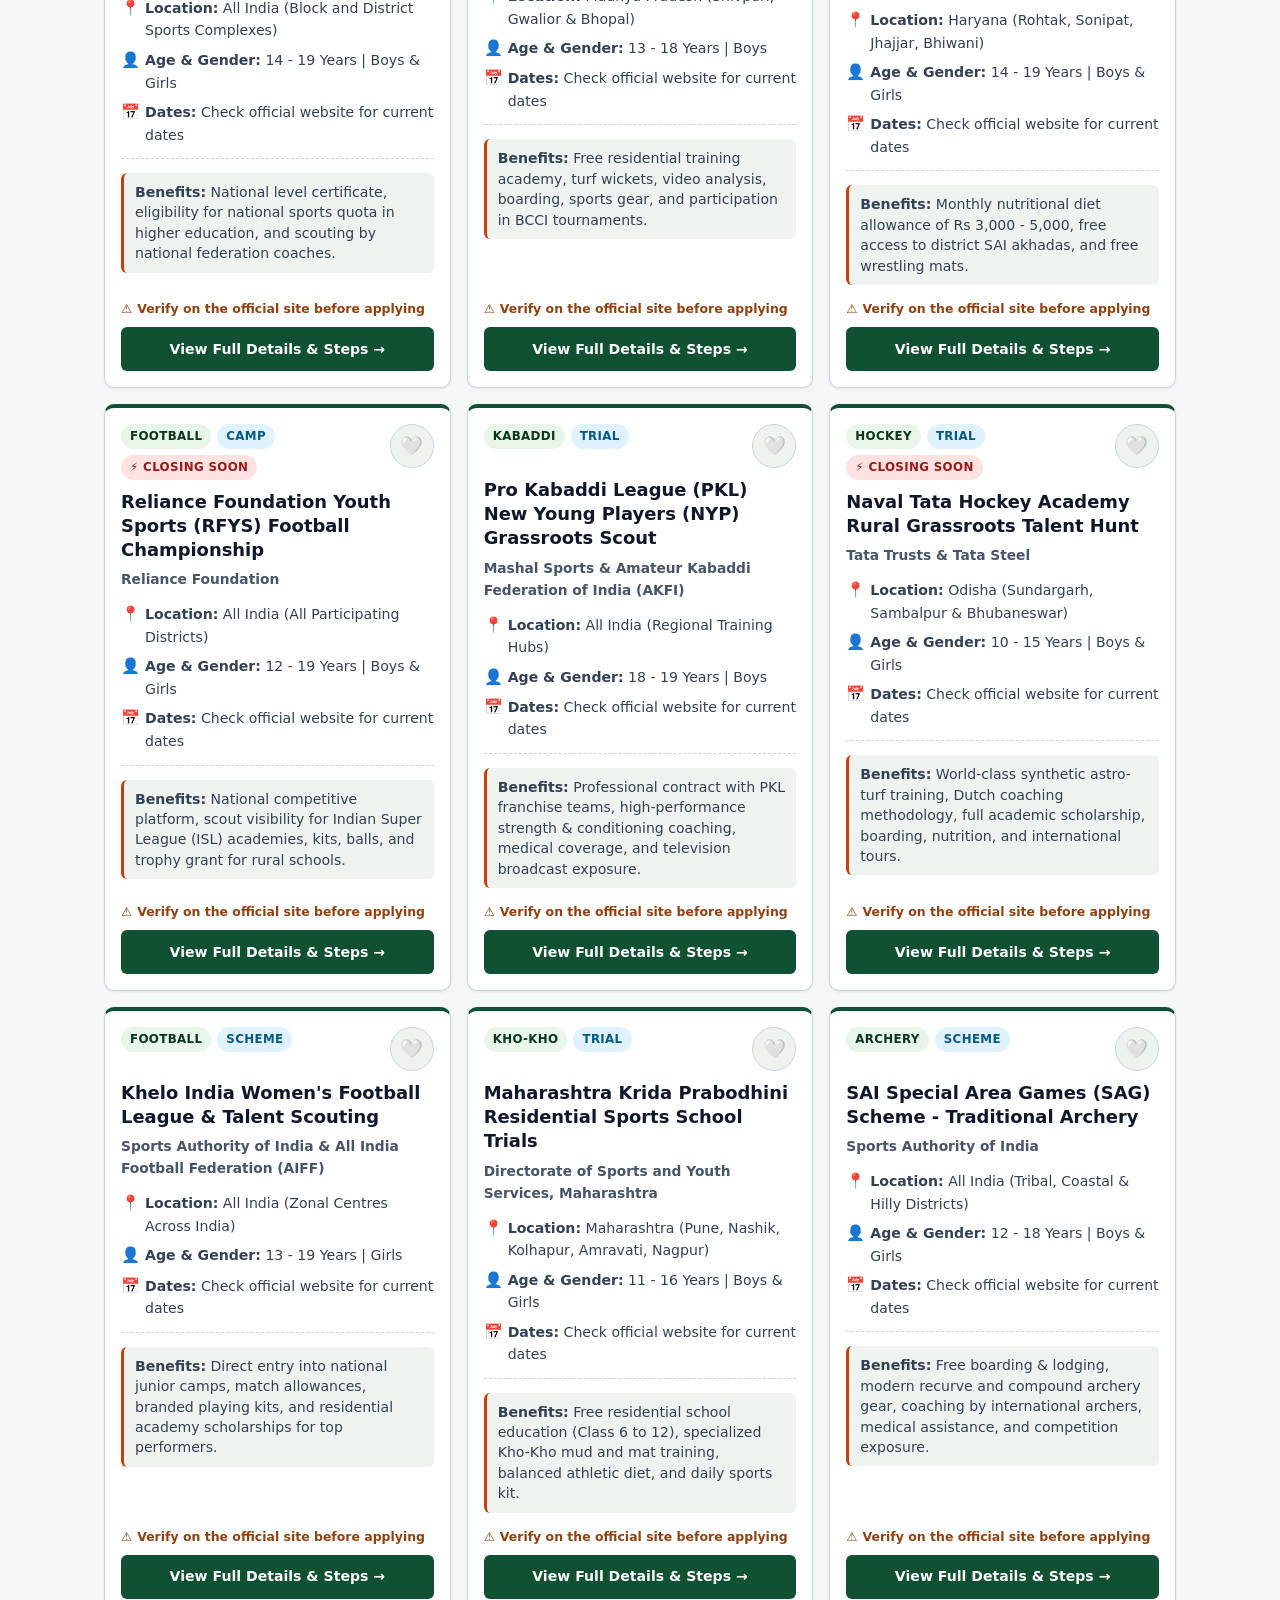
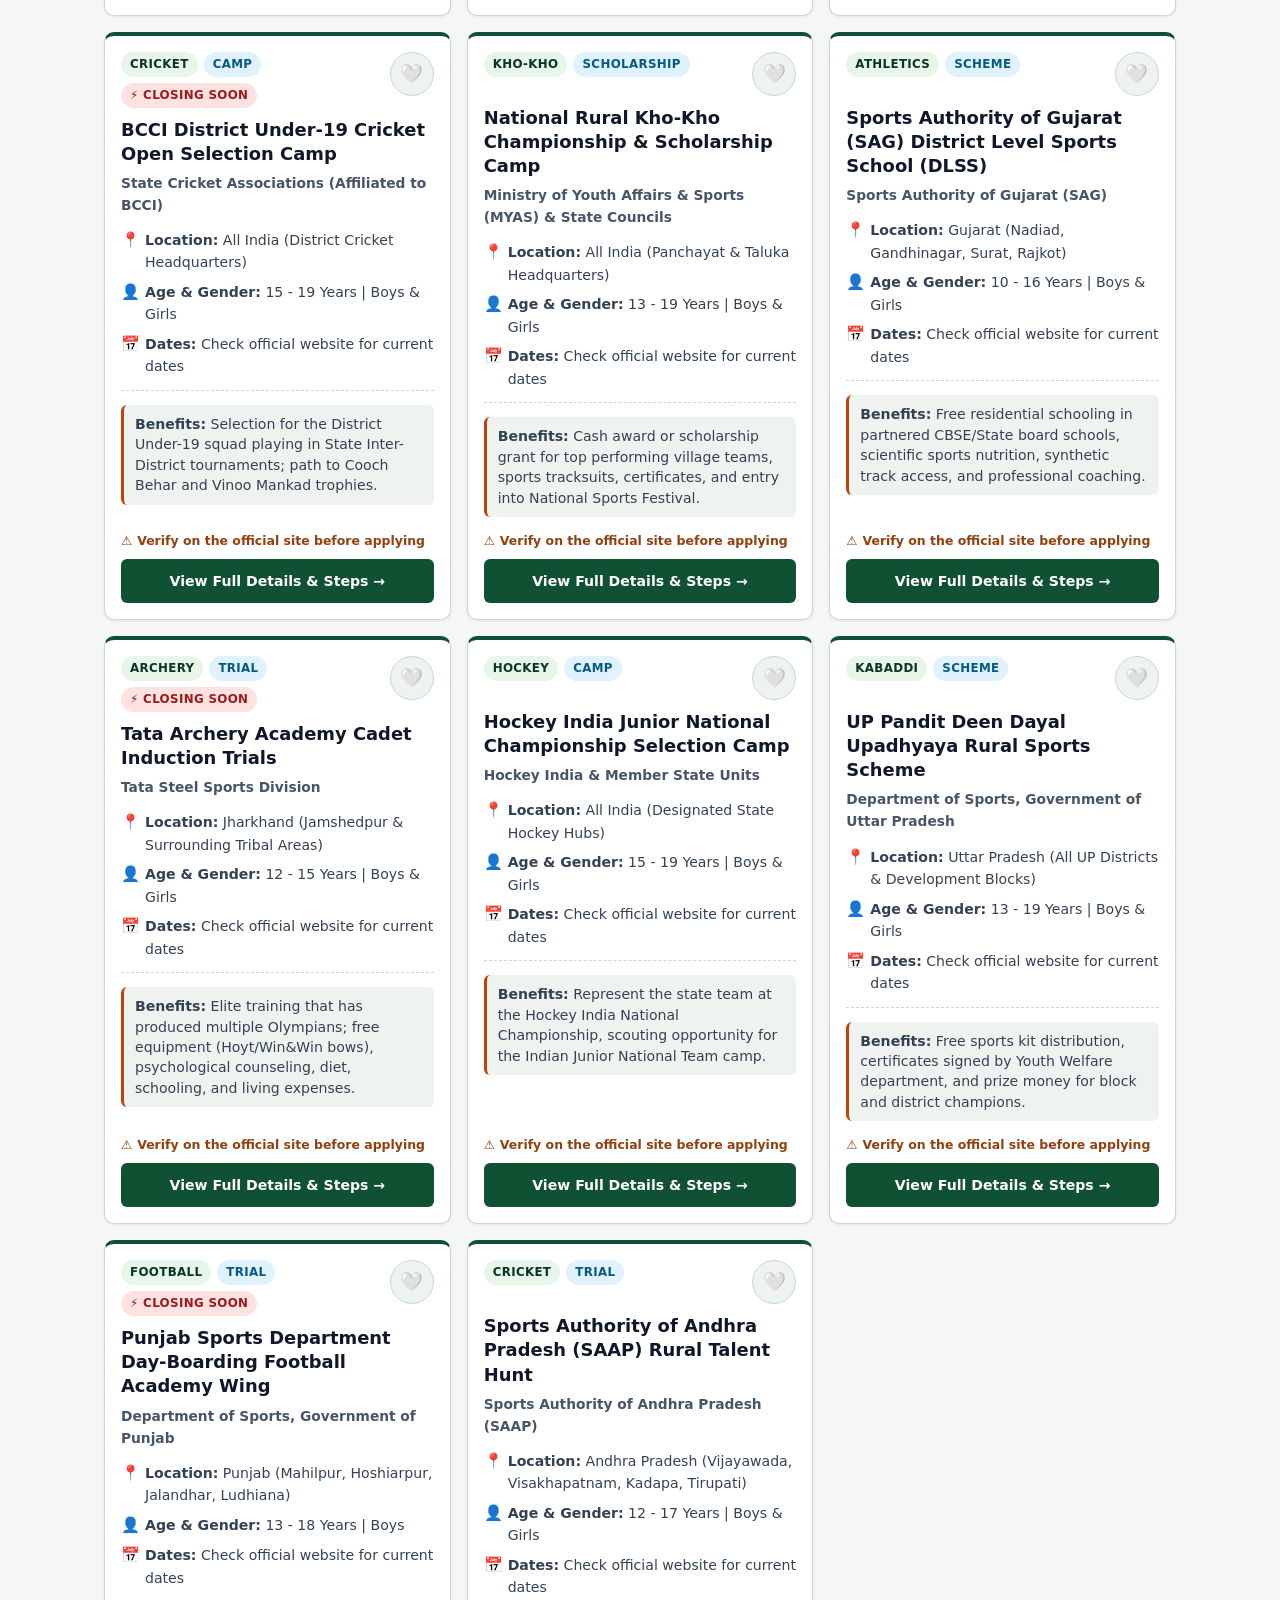
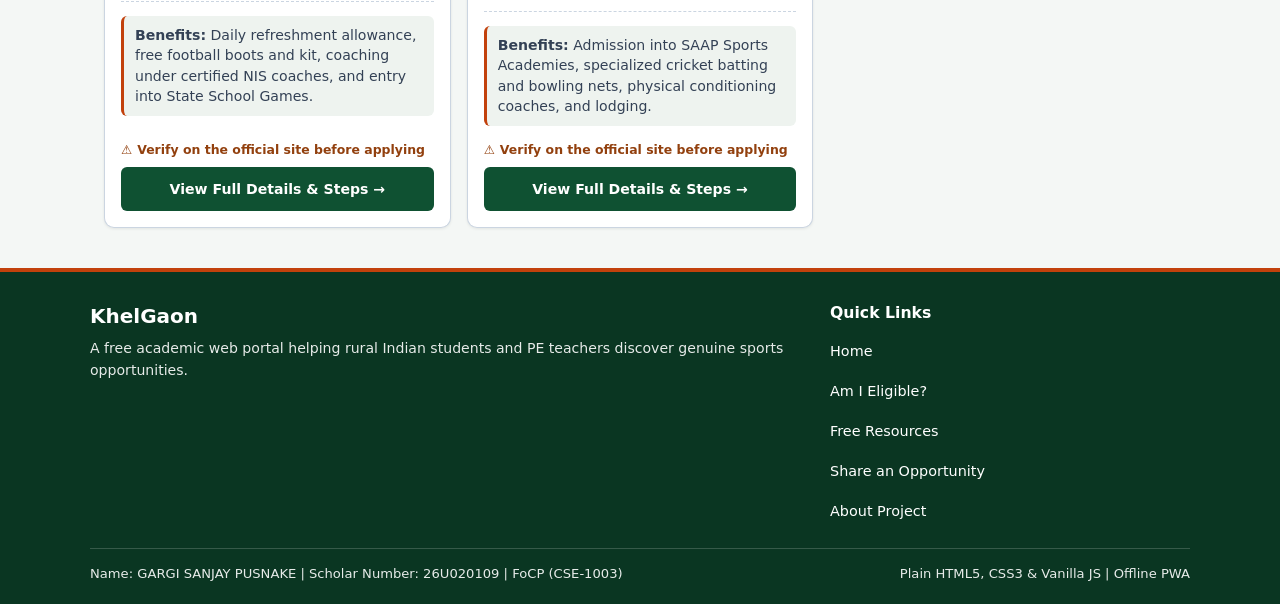
<file: opportunities.html>
<!DOCTYPE html>
<html lang="en">
<head>
  <meta charset="UTF-8">
  <meta name="viewport" content="width=device-width, initial-scale=1.0">
  <title>Opportunities Directory - KhelGaon</title>
  <meta name="description" content="Browse sports selection trials, camps, scholarships, and government schemes across India.">
  <link rel="manifest" href="manifest.json">
  <meta name="theme-color" content="#0f5132">
  <link rel="stylesheet" href="css/style.css">
</head>
<body data-page="opportunities">
  <a href="#main-content" class="skip-link" data-i18n="nav.skip">Skip to main content</a>
  <!-- Mandatory Identity Component injected at top of body by js/identity.js -->

  <!-- Site Header -->
  <header class="site-header">
    <div class="header-container">
      <a href="index.html" class="brand-wrapper" aria-label="KhelGaon Home">
        <span class="brand-logo-icon" aria-hidden="true">🏆</span>
        <div>
          <div class="brand-title" data-i18n="nav.brand">KhelGaon</div>
          <div class="brand-tagline" data-i18n="nav.tagline">Rural Sports Portal</div>
        </div>
      </a>

      <div class="header-actions">
        <button type="button" id="lang-toggle-btn" class="utility-btn" aria-label="Switch language to Hindi">
          हिंदी
        </button>
        <button type="button" id="theme-toggle-btn" class="utility-btn" aria-label="Switch to dark mode">
          🌙 Dark
        </button>
        <button type="button" id="nav-toggle-btn" class="nav-toggle-btn" aria-label="Toggle Navigation Menu" aria-expanded="false">
          ☰
        </button>
      </div>
    </div>
  </header>

  <!-- Global Navigation Bar -->
  <nav id="site-nav" class="site-nav collapsed" aria-label="Main Navigation">
    <div class="nav-container">
      <ul class="nav-list">
        <li><a href="index.html" class="nav-link" data-i18n="nav.home">Home</a></li>
        <li><a href="opportunities.html" class="nav-link active" aria-current="page" data-i18n="nav.opportunities">Find Opportunities</a></li>
        <li><a href="eligibility.html" class="nav-link" data-i18n="nav.eligibility">Am I Eligible?</a></li>
        <li><a href="resources.html" class="nav-link" data-i18n="nav.resources">Free Resources</a></li>
        <li><a href="submit.html" class="nav-link" data-i18n="nav.submit">Share an Opportunity</a></li>
        <li><a href="about.html" class="nav-link" data-i18n="nav.about">About Project</a></li>
      </ul>
    </div>
  </nav>

  <!-- Main Content -->
  <main id="main-content" class="main-content">
    <header class="page-intro">
      <h1 class="page-title" data-i18n="opps.title">Sports Opportunities &amp; Trials Directory</h1>
      <p class="page-subtitle" data-i18n="opps.subtitle">
        Browse real government schemes, residential sports academies, talent hunts, and district trials.
      </p>
    </header>

    <!-- Tab Switching: All Opportunities vs Saved Items -->
    <div class="tabs-container" role="tablist" aria-label="Opportunity Views">
      <button type="button" id="tab-all" class="tab-btn active" role="tab" aria-selected="true" data-i18n="opps.allTab">
        All Opportunities
      </button>
      <button type="button" id="tab-saved" class="tab-btn" role="tab" aria-selected="false">
        <span data-i18n="opps.savedTab">Saved Items</span> ❤️
        <span id="saved-count-badge" class="badge badge-type">0</span>
      </button>
    </div>

    <!-- Filter Control Card -->
    <section class="filter-card" aria-label="Filter Controls">
      <div class="filter-grid">
        <!-- 1. Instant Keyword Search -->
        <div class="form-group">
          <label for="filter-keyword" class="form-label" data-i18n="filter.searchLabel">Search Keyword</label>
          <input
            type="search"
            id="filter-keyword"
            class="form-input"
            placeholder="Filter by trial name, sport, or keyword..."
            data-i18n-placeholder="filter.searchPlaceholder"
          >
        </div>

        <!-- 2. Sport Filter -->
        <div class="form-group">
          <label for="filter-sport" class="form-label" data-i18n="filter.sportLabel">Sport</label>
          <select id="filter-sport" class="form-select">
            <option value="all" data-i18n="filter.sportAll">All Sports</option>
            <option value="Athletics" data-i18n="sport.Athletics">Athletics</option>
            <option value="Cricket" data-i18n="sport.Cricket">Cricket</option>
            <option value="Kabaddi" data-i18n="sport.Kabaddi">Kabaddi</option>
            <option value="Football" data-i18n="sport.Football">Football</option>
            <option value="Hockey" data-i18n="sport.Hockey">Hockey</option>
            <option value="Wrestling" data-i18n="sport.Wrestling">Wrestling</option>
            <option value="Archery" data-i18n="sport.Archery">Archery</option>
            <option value="Kho-Kho" data-i18n="sport.Kho-Kho">Kho-Kho</option>
          </select>
        </div>

        <!-- 3. State / Region Filter -->
        <div class="form-group">
          <label for="filter-state" class="form-label" data-i18n="filter.stateLabel">State / Region</label>
          <select id="filter-state" class="form-select">
            <option value="all" data-i18n="filter.stateAll">All States (All India)</option>
            <option value="All India" data-i18n="filter.stateAllIndia">All India Schemes</option>
            <option value="Andhra Pradesh">Andhra Pradesh</option>
            <option value="Gujarat">Gujarat</option>
            <option value="Haryana">Haryana</option>
            <option value="Jharkhand">Jharkhand</option>
            <option value="Madhya Pradesh">Madhya Pradesh</option>
            <option value="Maharashtra">Maharashtra</option>
            <option value="Odisha">Odisha</option>
            <option value="Punjab">Punjab</option>
            <option value="Uttar Pradesh">Uttar Pradesh</option>
          </select>
        </div>

        <!-- 4. Gender Filter -->
        <div class="form-group">
          <label for="filter-gender" class="form-label" data-i18n="filter.genderLabel">Gender</label>
          <select id="filter-gender" class="form-select">
            <option value="all" data-i18n="filter.genderAll">All Genders</option>
            <option value="Boys" data-i18n="filter.genderBoys">Boys Only</option>
            <option value="Girls" data-i18n="filter.genderGirls">Girls Only</option>
          </select>
        </div>

        <!-- 5. Opportunity Type Filter -->
        <div class="form-group">
          <label for="filter-type" class="form-label" data-i18n="filter.typeLabel">Opportunity Type</label>
          <select id="filter-type" class="form-select">
            <option value="all" data-i18n="filter.typeAll">All Types</option>
            <option value="Trial" data-i18n="filter.typeTrial">Trials</option>
            <option value="Scholarship" data-i18n="filter.typeScholarship">Scholarships</option>
            <option value="Camp" data-i18n="filter.typeCamp">Training Camps</option>
            <option value="Scheme" data-i18n="filter.typeScheme">Government Schemes</option>
          </select>
        </div>

        <!-- 6. Age Group / Exact Age Filter -->
        <div class="form-group">
          <label for="filter-age" class="form-label" data-i18n="filter.ageLabel">Age Group / Your Age</label>
          <select id="filter-age" class="form-select">
            <option value="all" data-i18n="filter.ageAll">Any Age (All Groups)</option>
            <option value="10-13" data-i18n="filter.ageU14">Under-14 (10-13 Years)</option>
            <option value="14-16" data-i18n="filter.ageU17">Under-17 (14-16 Years)</option>
            <option value="17-19" data-i18n="filter.ageU19">Under-19 (17-19 Years)</option>
            <option value="10">10 Years</option>
            <option value="11">11 Years</option>
            <option value="12">12 Years</option>
            <option value="13">13 Years</option>
            <option value="14">14 Years</option>
            <option value="15">15 Years</option>
            <option value="16">16 Years</option>
            <option value="17">17 Years</option>
            <option value="18">18 Years</option>
            <option value="19">19 Years</option>
          </select>
        </div>

        <!-- 7. District / Village Text Filter (No GPS needed) -->
        <div class="form-group">
          <label for="filter-district" class="form-label" data-i18n="filter.districtLabel">District / Village Area</label>
          <input
            type="text"
            id="filter-district"
            class="form-input"
            placeholder="Enter district (e.g. Rohtak, Pune)..."
            data-i18n-placeholder="filter.districtPlaceholder"
          >
          <div class="form-hint" data-i18n="filter.districtHint">Type your district or nearby town name (works without GPS)</div>
        </div>

        <!-- 8. Sort Options -->
        <div class="form-group">
          <label for="filter-sort" class="form-label" data-i18n="filter.sortLabel">Sort By</label>
          <select id="filter-sort" class="form-select">
            <option value="default" data-i18n="filter.sortDefault">Default Listing</option>
            <option value="closing" data-i18n="filter.sortClosing">Closing Soon First ⚡</option>
            <option value="age" data-i18n="filter.sortAge">Age: Youngest First</option>
          </select>
        </div>
      </div>

      <!-- Action Footer with Results Counter & Reset Button -->
      <div class="filter-actions">
        <div id="results-count-display" class="results-count" aria-live="polite" data-i18n="app.loading">
          Loading sports opportunities...
        </div>
        <button type="button" id="filter-reset-btn" class="btn btn-outline btn-sm" data-i18n="filter.resetBtn">
          Reset All Filters
        </button>
      </div>
    </section>

    <!-- Opportunities Cards Grid Container -->
    <div id="opportunities-grid" class="cards-grid" role="list" aria-label="Opportunities List">
      <!-- Dynamic cards rendered by js/filters.js -->
    </div>

    <!-- Friendly Empty State (shown when zero matches) -->
    <div id="empty-state" class="empty-state" style="display: none;" role="region" aria-label="No Results">
      <div class="empty-icon" aria-hidden="true">🏃‍♂️</div>
      <h2 id="empty-title" class="empty-title" data-i18n="empty.title">No opportunities found matching your filters</h2>
      <p id="empty-desc" class="empty-desc" data-i18n="empty.desc">
        Try clearing some filters or switching to 'All Sports' and 'All States'.
      </p>
      <button type="button" id="empty-reset-btn" class="btn btn-accent" data-i18n="empty.resetBtn">
        Clear All Filters
      </button>
    </div>
  </main>

  <!-- Site Footer -->
  <footer class="site-footer">
    <div class="footer-container">
      <div>
        <div class="footer-brand" data-i18n="nav.brand">KhelGaon</div>
        <p class="footer-desc" data-i18n="footer.desc">
          A free academic web portal helping rural Indian students and PE teachers discover genuine sports opportunities.
        </p>
      </div>
      <div>
        <h2 class="footer-heading" data-i18n="footer.quickLinks">Quick Links</h2>
        <ul class="footer-links">
          <li><a href="index.html" data-i18n="nav.home">Home</a></li>
          <li><a href="eligibility.html" data-i18n="nav.eligibility">Am I Eligible?</a></li>
          <li><a href="resources.html" data-i18n="nav.resources">Free Resources</a></li>
          <li><a href="submit.html" data-i18n="nav.submit">Share an Opportunity</a></li>
          <li><a href="about.html" data-i18n="nav.about">About Project</a></li>
        </ul>
      </div>
    </div>
    <div class="footer-bottom">
      <div>Name: GARGI SANJAY PUSNAKE | Scholar Number: 26U020109 | FoCP (CSE-1003)</div>
      <div data-i18n="footer.tech">Plain HTML5, CSS3 &amp; Vanilla JS | Offline PWA</div>
    </div>
  </footer>

  <!-- Scripts -->
  <script src="js/identity.js"></script>
  <script src="js/theme.js"></script>
  <script src="js/i18n.js"></script>
  <script src="js/data.js"></script>
  <script src="js/saved.js"></script>
  <script src="js/filters.js"></script>
  <script src="js/main.js"></script>
</body>
</html>
</file>
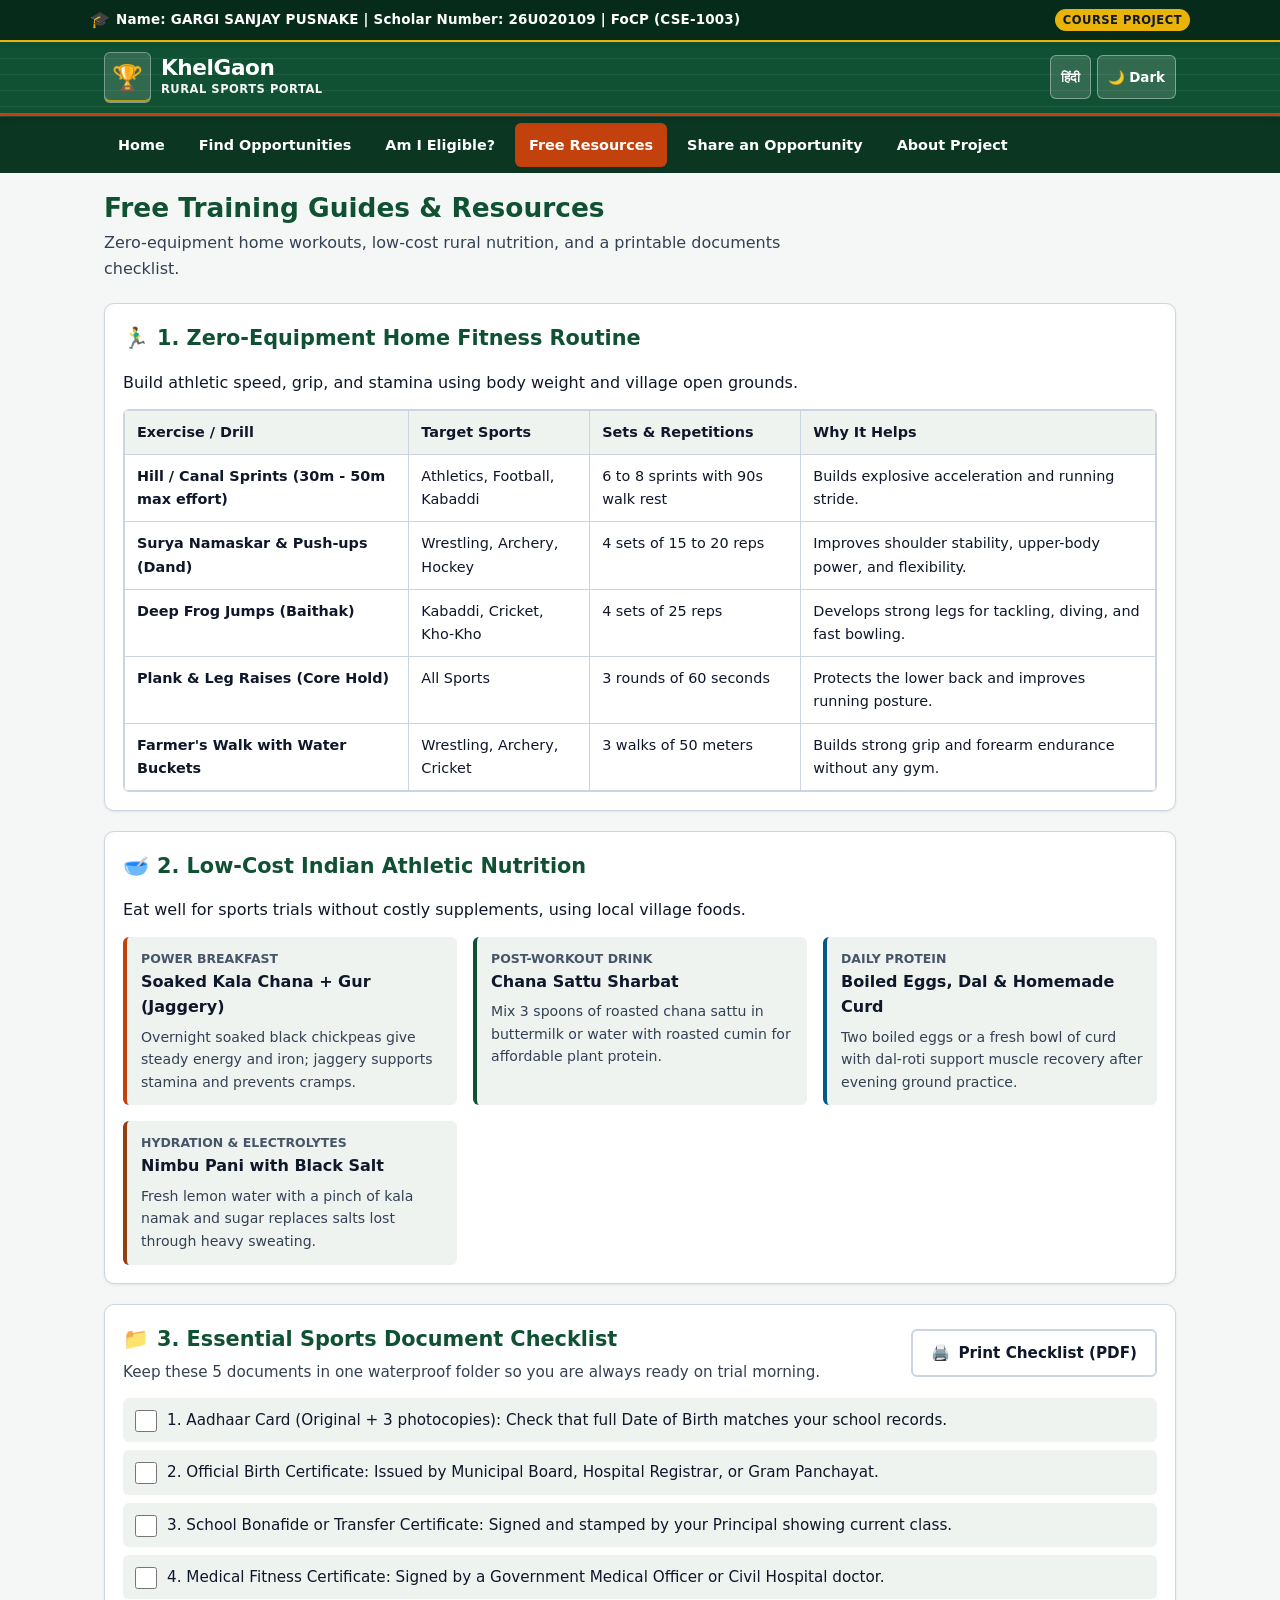
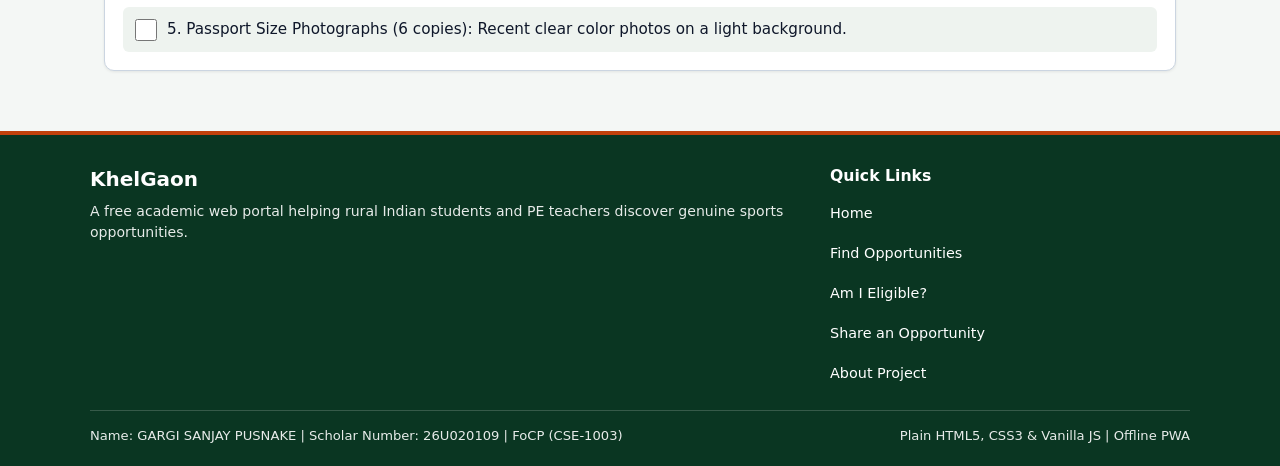
<file: resources.html>
<!DOCTYPE html>
<html lang="en">
<head>
  <meta charset="UTF-8">
  <meta name="viewport" content="width=device-width, initial-scale=1.0">
  <title>Free Training &amp; Nutrition Resources - KhelGaon</title>
  <meta name="description" content="Zero-equipment home workout routines, low-cost Indian athletic nutrition, and printable sports documents checklist.">
  <link rel="manifest" href="manifest.json">
  <meta name="theme-color" content="#0f5132">
  <link rel="stylesheet" href="css/style.css">
</head>
<body data-page="resources">
  <a href="#main-content" class="skip-link" data-i18n="nav.skip">Skip to main content</a>
  <!-- Mandatory Identity Component injected at top of body by js/identity.js -->

  <!-- Site Header -->
  <header class="site-header">
    <div class="header-container">
      <a href="index.html" class="brand-wrapper" aria-label="KhelGaon Home">
        <span class="brand-logo-icon" aria-hidden="true">🏆</span>
        <div>
          <div class="brand-title" data-i18n="nav.brand">KhelGaon</div>
          <div class="brand-tagline" data-i18n="nav.tagline">Rural Sports Portal</div>
        </div>
      </a>

      <div class="header-actions">
        <button type="button" id="lang-toggle-btn" class="utility-btn" aria-label="Switch language to Hindi">
          हिंदी
        </button>
        <button type="button" id="theme-toggle-btn" class="utility-btn" aria-label="Switch to dark mode">
          🌙 Dark
        </button>
        <button type="button" id="nav-toggle-btn" class="nav-toggle-btn" aria-label="Toggle Navigation Menu" aria-expanded="false">
          ☰
        </button>
      </div>
    </div>
  </header>

  <!-- Global Navigation Bar -->
  <nav id="site-nav" class="site-nav collapsed" aria-label="Main Navigation">
    <div class="nav-container">
      <ul class="nav-list">
        <li><a href="index.html" class="nav-link" data-i18n="nav.home">Home</a></li>
        <li><a href="opportunities.html" class="nav-link" data-i18n="nav.opportunities">Find Opportunities</a></li>
        <li><a href="eligibility.html" class="nav-link" data-i18n="nav.eligibility">Am I Eligible?</a></li>
        <li><a href="resources.html" class="nav-link active" aria-current="page" data-i18n="nav.resources">Free Resources</a></li>
        <li><a href="submit.html" class="nav-link" data-i18n="nav.submit">Share an Opportunity</a></li>
        <li><a href="about.html" class="nav-link" data-i18n="nav.about">About Project</a></li>
      </ul>
    </div>
  </nav>

  <!-- Main Content -->
  <main id="main-content" class="main-content">
    <header class="page-intro">
      <h1 class="page-title" data-i18n="res.title">Free Training Guides &amp; Resources</h1>
      <p class="page-subtitle" data-i18n="res.subtitle">
        Zero-equipment home workouts, low-cost rural nutrition, and a printable documents checklist.
      </p>
    </header>

    <!-- Section 1: Zero Equipment Home Training -->
    <article class="resource-card" aria-labelledby="section1-title">
      <h2 id="section1-title" class="section-heading">
        <span aria-hidden="true">🏃‍♂️</span>
        <span data-i18n="res.section1Title">1. Zero-Equipment Home Fitness Routine</span>
      </h2>
      <p data-i18n="res.section1Desc" style="margin-bottom: 14px;">
        Build athletic speed, grip, and stamina using body weight and village open grounds.
      </p>

      <div class="table-wrap">
        <table class="routine-table" aria-label="Zero-Equipment Training Schedule">
          <thead>
            <tr>
              <th scope="col" data-i18n="res.thExercise">Exercise / Drill</th>
              <th scope="col" data-i18n="res.thSports">Target Sports</th>
              <th scope="col" data-i18n="res.thSets">Sets &amp; Repetitions</th>
              <th scope="col" data-i18n="res.thBenefit">Why It Helps</th>
            </tr>
          </thead>
          <tbody>
            <tr>
              <td><strong data-i18n="res.r1Ex">Hill / Canal Sprints (30m - 50m max effort)</strong></td>
              <td data-i18n="res.r1Sp">Athletics, Football, Kabaddi</td>
              <td data-i18n="res.r1Set">6 to 8 sprints with 90s walk rest</td>
              <td data-i18n="res.r1Ben">Builds explosive acceleration and running stride.</td>
            </tr>
            <tr>
              <td><strong data-i18n="res.r2Ex">Surya Namaskar &amp; Push-ups (Dand)</strong></td>
              <td data-i18n="res.r2Sp">Wrestling, Archery, Hockey</td>
              <td data-i18n="res.r2Set">4 sets of 15 to 20 reps</td>
              <td data-i18n="res.r2Ben">Improves shoulder stability, upper-body power, and flexibility.</td>
            </tr>
            <tr>
              <td><strong data-i18n="res.r3Ex">Deep Frog Jumps (Baithak)</strong></td>
              <td data-i18n="res.r3Sp">Kabaddi, Cricket, Kho-Kho</td>
              <td data-i18n="res.r3Set">4 sets of 25 reps</td>
              <td data-i18n="res.r3Ben">Develops strong legs for tackling, diving, and fast bowling.</td>
            </tr>
            <tr>
              <td><strong data-i18n="res.r4Ex">Plank &amp; Leg Raises (Core Hold)</strong></td>
              <td data-i18n="res.r4Sp">All Sports</td>
              <td data-i18n="res.r4Set">3 rounds of 60 seconds</td>
              <td data-i18n="res.r4Ben">Protects the lower back and improves running posture.</td>
            </tr>
            <tr>
              <td><strong data-i18n="res.r5Ex">Farmer's Walk with Water Buckets</strong></td>
              <td data-i18n="res.r5Sp">Wrestling, Archery, Cricket</td>
              <td data-i18n="res.r5Set">3 walks of 50 meters</td>
              <td data-i18n="res.r5Ben">Builds strong grip and forearm endurance without any gym.</td>
            </tr>
          </tbody>
        </table>
      </div>
    </article>

    <!-- Section 2: Low-Cost Indian Nutrition -->
    <article class="resource-card" aria-labelledby="section2-title">
      <h2 id="section2-title" class="section-heading">
        <span aria-hidden="true">🥣</span>
        <span data-i18n="res.section2Title">2. Low-Cost Indian Athletic Nutrition</span>
      </h2>
      <p data-i18n="res.section2Desc" style="margin-bottom: 14px;">
        Eat well for sports trials without costly supplements, using local village foods.
      </p>

      <div class="cards-grid" style="margin-top: 10px;">
        <div class="spec-box" style="border-left-color: var(--accent-saffron-solid);">
          <div class="spec-box-label" data-i18n="res.n1Label">Power Breakfast</div>
          <div class="spec-box-val" data-i18n="res.n1Title">Soaked Kala Chana + Gur (Jaggery)</div>
          <p style="font-size: 0.88rem; color: var(--text-secondary); margin-top: 6px;" data-i18n="res.n1Desc">
            Overnight soaked black chickpeas give steady energy and iron; jaggery supports stamina and prevents cramps.
          </p>
        </div>

        <div class="spec-box">
          <div class="spec-box-label" data-i18n="res.n2Label">Post-Workout Drink</div>
          <div class="spec-box-val" data-i18n="res.n2Title">Chana Sattu Sharbat</div>
          <p style="font-size: 0.88rem; color: var(--text-secondary); margin-top: 6px;" data-i18n="res.n2Desc">
            Mix 3 spoons of roasted chana sattu in buttermilk or water with roasted cumin for affordable plant protein.
          </p>
        </div>

        <div class="spec-box" style="border-left-color: var(--badge-trial-text);">
          <div class="spec-box-label" data-i18n="res.n3Label">Daily Protein</div>
          <div class="spec-box-val" data-i18n="res.n3Title">Boiled Eggs, Dal &amp; Homemade Curd</div>
          <p style="font-size: 0.88rem; color: var(--text-secondary); margin-top: 6px;" data-i18n="res.n3Desc">
            Two boiled eggs or a fresh bowl of curd with dal-roti support muscle recovery after evening ground practice.
          </p>
        </div>

        <div class="spec-box" style="border-left-color: var(--accent-gold);">
          <div class="spec-box-label" data-i18n="res.n4Label">Hydration &amp; Electrolytes</div>
          <div class="spec-box-val" data-i18n="res.n4Title">Nimbu Pani with Black Salt</div>
          <p style="font-size: 0.88rem; color: var(--text-secondary); margin-top: 6px;" data-i18n="res.n4Desc">
            Fresh lemon water with a pinch of kala namak and sugar replaces salts lost through heavy sweating.
          </p>
        </div>
      </div>
    </article>

    <!-- Section 3: Essential Documents Checklist (Printable) -->
    <article class="resource-card" aria-labelledby="section3-title">
      <div style="display: flex; justify-content: space-between; align-items: center; flex-wrap: wrap; gap: 10px; margin-bottom: 12px;">
        <div>
          <h2 id="section3-title" class="section-heading" style="margin-bottom: 4px;">
            <span aria-hidden="true">📁</span>
            <span data-i18n="res.section3Title">3. Essential Sports Document Checklist</span>
          </h2>
          <p data-i18n="res.section3Desc" style="font-size: 0.95rem; color: var(--text-secondary);">
            Keep these 5 documents in one waterproof folder so you are always ready on trial morning.
          </p>
        </div>
        <button type="button" id="print-checklist-btn" class="btn btn-outline">
          <span aria-hidden="true">🖨️</span>
          <span data-i18n="res.printBtn">Print Checklist (PDF)</span>
        </button>
      </div>

      <ul class="docs-checklist" style="margin-top: 14px;">
        <li>
          <input type="checkbox" id="check-1">
          <label for="check-1" data-i18n="res.d1">
            1. Aadhaar Card (Original + 3 photocopies): Check that full Date of Birth matches your school records.
          </label>
        </li>
        <li>
          <input type="checkbox" id="check-2">
          <label for="check-2" data-i18n="res.d2">
            2. Official Birth Certificate: Issued by Municipal Board, Hospital Registrar, or Gram Panchayat.
          </label>
        </li>
        <li>
          <input type="checkbox" id="check-3">
          <label for="check-3" data-i18n="res.d3">
            3. School Bonafide or Transfer Certificate: Signed and stamped by your Principal showing current class.
          </label>
        </li>
        <li>
          <input type="checkbox" id="check-4">
          <label for="check-4" data-i18n="res.d4">
            4. Medical Fitness Certificate: Signed by a Government Medical Officer or Civil Hospital doctor.
          </label>
        </li>
        <li>
          <input type="checkbox" id="check-5">
          <label for="check-5" data-i18n="res.d5">
            5. Passport Size Photographs (6 copies): Recent clear color photos on a light background.
          </label>
        </li>
      </ul>
    </article>
  </main>

  <!-- Site Footer -->
  <footer class="site-footer">
    <div class="footer-container">
      <div>
        <div class="footer-brand" data-i18n="nav.brand">KhelGaon</div>
        <p class="footer-desc" data-i18n="footer.desc">
          A free academic web portal helping rural Indian students and PE teachers discover genuine sports opportunities.
        </p>
      </div>
      <div>
        <h2 class="footer-heading" data-i18n="footer.quickLinks">Quick Links</h2>
        <ul class="footer-links">
          <li><a href="index.html" data-i18n="nav.home">Home</a></li>
          <li><a href="opportunities.html" data-i18n="nav.opportunities">Find Opportunities</a></li>
          <li><a href="eligibility.html" data-i18n="nav.eligibility">Am I Eligible?</a></li>
          <li><a href="submit.html" data-i18n="nav.submit">Share an Opportunity</a></li>
          <li><a href="about.html" data-i18n="nav.about">About Project</a></li>
        </ul>
      </div>
    </div>
    <div class="footer-bottom">
      <div>Name: GARGI SANJAY PUSNAKE | Scholar Number: 26U020109 | FoCP (CSE-1003)</div>
      <div data-i18n="footer.tech">Plain HTML5, CSS3 &amp; Vanilla JS | Offline PWA</div>
    </div>
  </footer>

  <!-- Scripts -->
  <script src="js/identity.js"></script>
  <script src="js/theme.js"></script>
  <script src="js/i18n.js"></script>
  <script src="js/data.js"></script>
  <script src="js/saved.js"></script>
  <script src="js/filters.js"></script>
  <script src="js/main.js"></script>
</body>
</html>
</file>
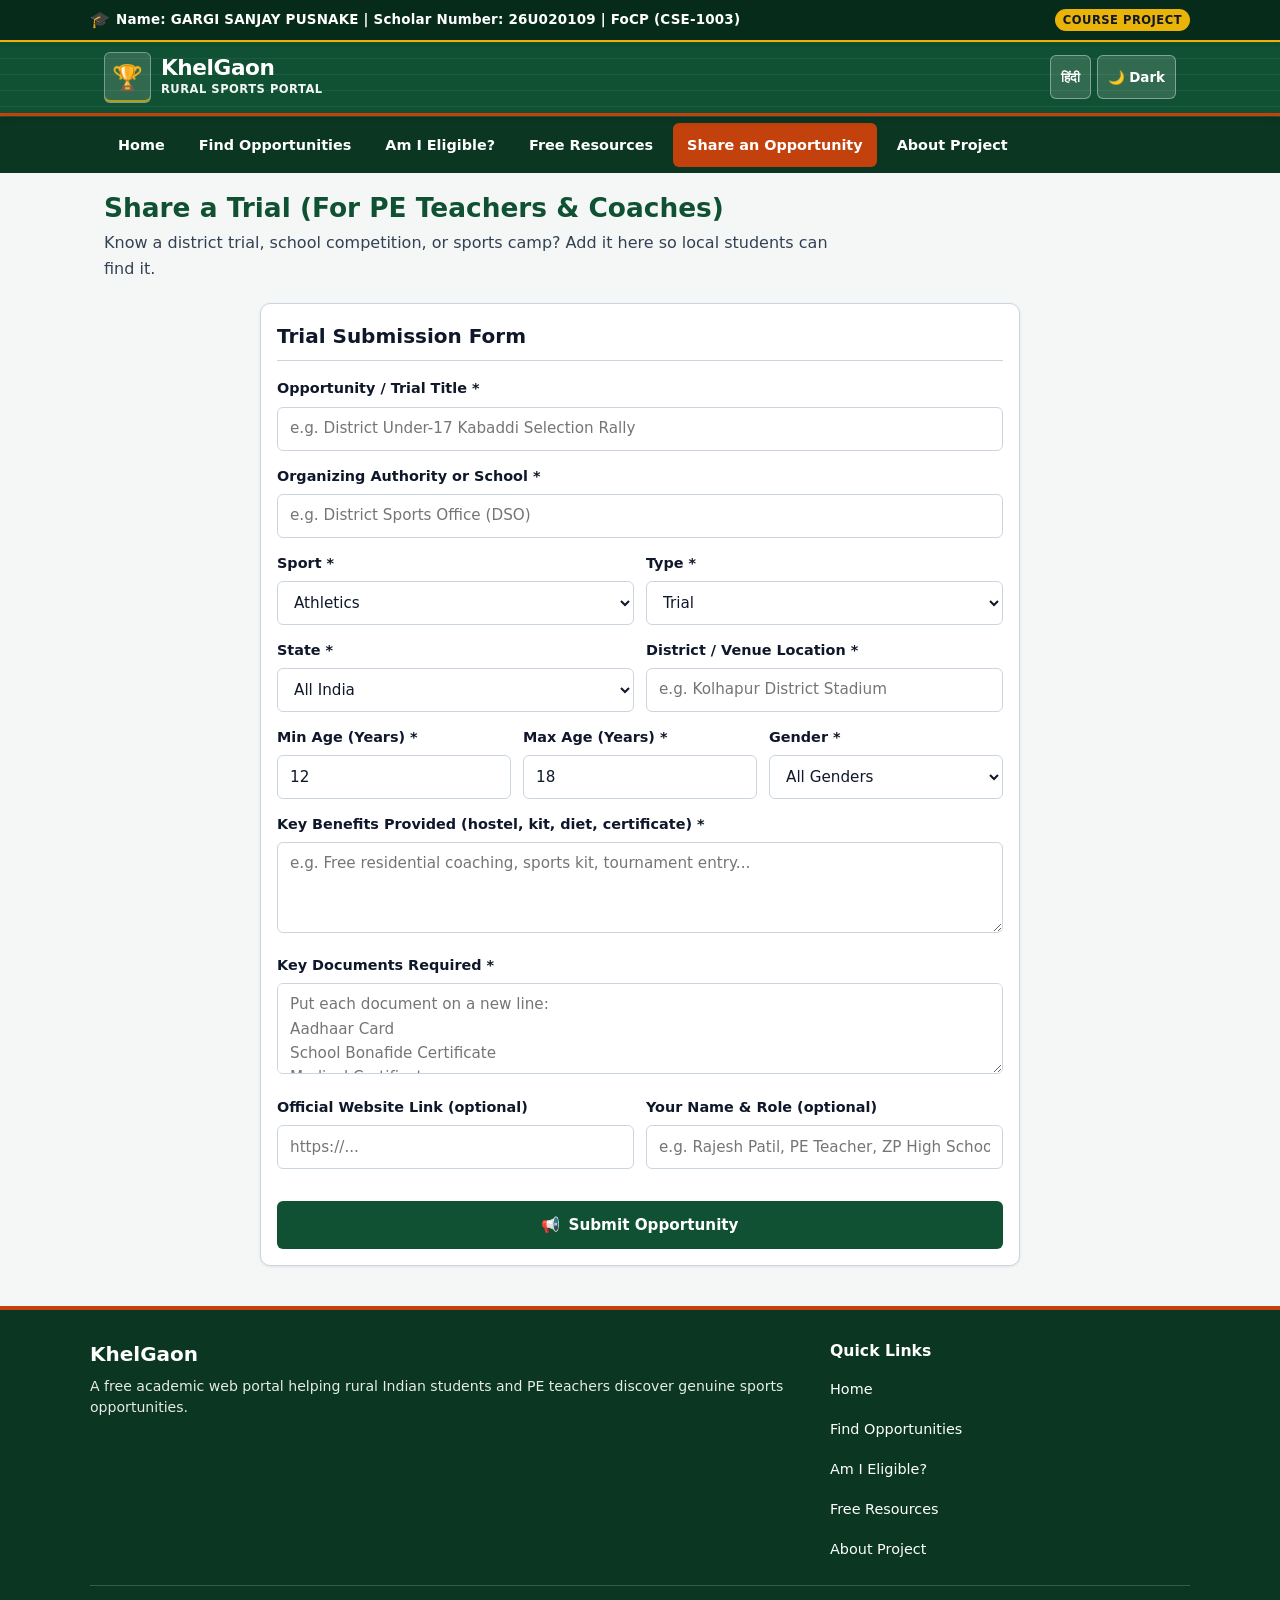
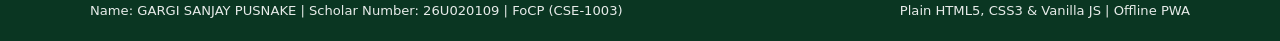
<file: submit.html>
<!DOCTYPE html>
<html lang="en">
<head>
  <meta charset="UTF-8">
  <meta name="viewport" content="width=device-width, initial-scale=1.0">
  <title>Share a Trial - KhelGaon</title>
  <meta name="description" content="PE teachers and sports coaches can share local selection trials and camps for rural students.">
  <link rel="manifest" href="manifest.json">
  <meta name="theme-color" content="#0f5132">
  <link rel="stylesheet" href="css/style.css">
</head>
<body data-page="submit">
  <a href="#main-content" class="skip-link" data-i18n="nav.skip">Skip to main content</a>
  <!-- Mandatory Identity Component injected at top of body by js/identity.js -->

  <!-- Site Header -->
  <header class="site-header">
    <div class="header-container">
      <a href="index.html" class="brand-wrapper" aria-label="KhelGaon Home">
        <span class="brand-logo-icon" aria-hidden="true">🏆</span>
        <div>
          <div class="brand-title" data-i18n="nav.brand">KhelGaon</div>
          <div class="brand-tagline" data-i18n="nav.tagline">Rural Sports Portal</div>
        </div>
      </a>

      <div class="header-actions">
        <button type="button" id="lang-toggle-btn" class="utility-btn" aria-label="Switch language to Hindi">
          हिंदी
        </button>
        <button type="button" id="theme-toggle-btn" class="utility-btn" aria-label="Switch to dark mode">
          🌙 Dark
        </button>
        <button type="button" id="nav-toggle-btn" class="nav-toggle-btn" aria-label="Toggle Navigation Menu" aria-expanded="false">
          ☰
        </button>
      </div>
    </div>
  </header>

  <!-- Global Navigation Bar -->
  <nav id="site-nav" class="site-nav collapsed" aria-label="Main Navigation">
    <div class="nav-container">
      <ul class="nav-list">
        <li><a href="index.html" class="nav-link" data-i18n="nav.home">Home</a></li>
        <li><a href="opportunities.html" class="nav-link" data-i18n="nav.opportunities">Find Opportunities</a></li>
        <li><a href="eligibility.html" class="nav-link" data-i18n="nav.eligibility">Am I Eligible?</a></li>
        <li><a href="resources.html" class="nav-link" data-i18n="nav.resources">Free Resources</a></li>
        <li><a href="submit.html" class="nav-link active" aria-current="page" data-i18n="nav.submit">Share an Opportunity</a></li>
        <li><a href="about.html" class="nav-link" data-i18n="nav.about">About Project</a></li>
      </ul>
    </div>
  </nav>

  <!-- Main Content -->
  <main id="main-content" class="main-content">
    <header class="page-intro">
      <h1 class="page-title" data-i18n="sub.title">Share a Trial (For PE Teachers &amp; Coaches)</h1>
      <p class="page-subtitle" data-i18n="sub.subtitle">
        Know a district trial, school competition, or sports camp? Add it here so local students can find it.
      </p>
    </header>

    <!-- Thank-You Box (Shown after valid submission) -->
    <div id="submit-success-box" class="empty-state" style="display: none; border-color: var(--primary-green);" role="status" aria-live="polite">
      <div class="empty-icon" aria-hidden="true">🎉</div>
      <h2 class="empty-title" style="color: var(--primary-green);" data-i18n="sub.successTitle">Thank You for Helping Rural Athletes!</h2>
      <p class="empty-desc" data-i18n="sub.successDesc">
        Your trial has been saved to this browser's localStorage and is now live in the opportunities list.
      </p>
      <div style="display: flex; gap: 10px; justify-content: center; flex-wrap: wrap;">
        <a href="opportunities.html" class="btn btn-primary" data-i18n="sub.viewNewBtn">
          View on Opportunities Page →
        </a>
        <button type="button" id="submit-another-btn" class="btn btn-outline" data-i18n="sub.submitAnotherBtn">
          Share Another Opportunity
        </button>
      </div>
    </div>

    <!-- Submission Form Card -->
    <section id="submit-form-card" class="filter-card" style="max-width: 760px; margin: 0 auto;">
      <h2 style="font-size: 1.25rem; font-weight: 800; margin-bottom: 16px; border-bottom: 1px solid var(--border-color); padding-bottom: 8px;" data-i18n="sub.formTitle">
        Trial Submission Form
      </h2>

      <div id="submit-error-summary" class="form-error-summary" role="alert" style="display: none;"></div>

      <form id="submit-opportunity-form" novalidate>
        <div class="form-group">
          <label for="sub-title" class="form-label" data-i18n="sub.fieldTitle">Opportunity / Trial Title *</label>
          <input
            type="text"
            id="sub-title"
            class="form-input"
            required
            placeholder="e.g. District Under-17 Kabaddi Selection Rally"
            data-i18n-placeholder="sub.phTitle"
          >
        </div>

        <div class="form-group">
          <label for="sub-org" class="form-label" data-i18n="sub.fieldOrg">Organizing Authority or School *</label>
          <input
            type="text"
            id="sub-org"
            class="form-input"
            required
            placeholder="e.g. District Sports Office (DSO)"
            data-i18n-placeholder="sub.phOrg"
          >
        </div>

        <div class="form-row-2">
          <div class="form-group">
            <label for="sub-sport" class="form-label" data-i18n="sub.fieldSport">Sport *</label>
            <select id="sub-sport" class="form-select" required>
              <option value="Athletics" data-i18n="sport.Athletics">Athletics</option>
              <option value="Cricket" data-i18n="sport.Cricket">Cricket</option>
              <option value="Kabaddi" data-i18n="sport.Kabaddi">Kabaddi</option>
              <option value="Football" data-i18n="sport.Football">Football</option>
              <option value="Hockey" data-i18n="sport.Hockey">Hockey</option>
              <option value="Wrestling" data-i18n="sport.Wrestling">Wrestling</option>
              <option value="Archery" data-i18n="sport.Archery">Archery</option>
              <option value="Kho-Kho" data-i18n="sport.Kho-Kho">Kho-Kho</option>
            </select>
          </div>

          <div class="form-group">
            <label for="sub-type" class="form-label" data-i18n="sub.fieldType">Type *</label>
            <select id="sub-type" class="form-select" required>
              <option value="Trial" data-i18n="meta.Trial">Trial</option>
              <option value="Scholarship" data-i18n="meta.Scholarship">Scholarship</option>
              <option value="Camp" data-i18n="meta.Camp">Camp</option>
              <option value="Scheme" data-i18n="meta.Scheme">Scheme</option>
            </select>
          </div>
        </div>

        <div class="form-row-2">
          <div class="form-group">
            <label for="sub-state" class="form-label" data-i18n="sub.fieldState">State *</label>
            <select id="sub-state" class="form-select" required>
              <option value="All India" data-i18n="meta.All India">All India</option>
              <option value="Andhra Pradesh">Andhra Pradesh</option>
              <option value="Gujarat">Gujarat</option>
              <option value="Haryana">Haryana</option>
              <option value="Jharkhand">Jharkhand</option>
              <option value="Madhya Pradesh">Madhya Pradesh</option>
              <option value="Maharashtra">Maharashtra</option>
              <option value="Odisha">Odisha</option>
              <option value="Punjab">Punjab</option>
              <option value="Uttar Pradesh">Uttar Pradesh</option>
            </select>
          </div>

          <div class="form-group">
            <label for="sub-district" class="form-label" data-i18n="sub.fieldDistrict">District / Venue Location *</label>
            <input
              type="text"
              id="sub-district"
              class="form-input"
              required
              placeholder="e.g. Kolhapur District Stadium"
              data-i18n-placeholder="sub.phDistrict"
            >
          </div>
        </div>

        <div class="form-row-3">
          <div class="form-group">
            <label for="sub-min-age" class="form-label" data-i18n="sub.fieldAgeMin">Min Age (Years) *</label>
            <input type="number" id="sub-min-age" class="form-input" min="8" max="25" value="12" required>
          </div>

          <div class="form-group">
            <label for="sub-max-age" class="form-label" data-i18n="sub.fieldAgeMax">Max Age (Years) *</label>
            <input type="number" id="sub-max-age" class="form-input" min="8" max="25" value="18" required>
          </div>

          <div class="form-group">
            <label for="sub-gender" class="form-label" data-i18n="sub.fieldGender">Gender *</label>
            <select id="sub-gender" class="form-select" required>
              <option value="All" data-i18n="filter.genderAll">All Genders</option>
              <option value="Boys" data-i18n="filter.genderBoys">Boys Only</option>
              <option value="Girls" data-i18n="filter.genderGirls">Girls Only</option>
            </select>
          </div>
        </div>

        <div class="form-group">
          <label for="sub-benefits" class="form-label" data-i18n="sub.fieldBenefits">Key Benefits Provided (hostel, kit, diet, certificate) *</label>
          <textarea
            id="sub-benefits"
            class="form-textarea"
            rows="3"
            required
            placeholder="e.g. Free residential coaching, sports kit, tournament entry..."
            data-i18n-placeholder="sub.phBenefits"
          ></textarea>
        </div>

        <div class="form-group">
          <label for="sub-docs" class="form-label" data-i18n="sub.fieldDocs">Key Documents Required *</label>
          <textarea
            id="sub-docs"
            class="form-textarea"
            rows="3"
            required
            placeholder="Put each document on a new line:&#10;Aadhaar Card&#10;School Bonafide Certificate&#10;Medical Certificate"
            data-i18n-placeholder="sub.phDocs"
          ></textarea>
        </div>

        <div class="form-row-2">
          <div class="form-group">
            <label for="sub-link" class="form-label" data-i18n="sub.fieldLink">Official Website Link (optional)</label>
            <input
              type="url"
              id="sub-link"
              class="form-input"
              placeholder="https://..."
              data-i18n-placeholder="sub.phLink"
            >
          </div>

          <div class="form-group">
            <label for="sub-submitter" class="form-label" data-i18n="sub.fieldContact">Your Name &amp; Role (optional)</label>
            <input
              type="text"
              id="sub-submitter"
              class="form-input"
              placeholder="e.g. Rajesh Patil, PE Teacher, ZP High School"
              data-i18n-placeholder="sub.phContact"
            >
          </div>
        </div>

        <div style="margin-top: 18px;">
          <button type="submit" class="btn btn-primary" style="width: 100%;">
            <span aria-hidden="true">📢</span>
            <span data-i18n="sub.submitBtn">Submit Opportunity</span>
          </button>
        </div>
      </form>
    </section>
  </main>

  <!-- Site Footer -->
  <footer class="site-footer">
    <div class="footer-container">
      <div>
        <div class="footer-brand" data-i18n="nav.brand">KhelGaon</div>
        <p class="footer-desc" data-i18n="footer.desc">
          A free academic web portal helping rural Indian students and PE teachers discover genuine sports opportunities.
        </p>
      </div>
      <div>
        <h2 class="footer-heading" data-i18n="footer.quickLinks">Quick Links</h2>
        <ul class="footer-links">
          <li><a href="index.html" data-i18n="nav.home">Home</a></li>
          <li><a href="opportunities.html" data-i18n="nav.opportunities">Find Opportunities</a></li>
          <li><a href="eligibility.html" data-i18n="nav.eligibility">Am I Eligible?</a></li>
          <li><a href="resources.html" data-i18n="nav.resources">Free Resources</a></li>
          <li><a href="about.html" data-i18n="nav.about">About Project</a></li>
        </ul>
      </div>
    </div>
    <div class="footer-bottom">
      <div>Name: GARGI SANJAY PUSNAKE | Scholar Number: 26U020109 | FoCP (CSE-1003)</div>
      <div data-i18n="footer.tech">Plain HTML5, CSS3 &amp; Vanilla JS | Offline PWA</div>
    </div>
  </footer>

  <!-- Scripts -->
  <script src="js/identity.js"></script>
  <script src="js/theme.js"></script>
  <script src="js/i18n.js"></script>
  <script src="js/data.js"></script>
  <script src="js/saved.js"></script>
  <script src="js/filters.js"></script>
  <script src="js/main.js"></script>
</body>
</html>
</file>
<file: css/style.css>
/**
 * KhelGaon - Main Stylesheet
 * File: css/style.css
 *
 * Design System:
 * - Primary Palette: Deep Sports Green (#0f5132) & Warm Saffron Accent (#c2410c)
 * - Typography: System Font Stack (zero external font weight, fast on 2G/3G)
 * - Accessibility: High Contrast (WCAG AA+ in Light & Dark modes), 44px+ Tap Targets
 * - Visual Motif: Track-lane stripes & stadium scoreboard framing
 */

/* ==========================================================================
   1. CSS Custom Properties (Variables) & Theming
   ========================================================================== */
:root {
  /* Brand Colors - Light Theme */
  --primary-green: #0f5132;
  --primary-green-solid: #0f5132;
  --primary-green-dark: #0a3622;
  --primary-green-light: #e8f5e9;
  --accent-saffron: #c2410c;
  --accent-saffron-solid: #c2410c;
  --accent-saffron-hover: #9a3412;
  --accent-saffron-bg: #fff7ed;
  --accent-gold: #92400e;

  /* Neutral Surface & Text Colors */
  --bg-body: #f4f7f5;
  --bg-surface: #ffffff;
  --bg-surface-alt: #eef3ef;
  --text-primary: #0f172a;
  --text-secondary: #334155;
  --text-muted: #475569;
  --border-color: #cbd5e1;
  --border-focus: #c2410c;
  --error-color: #b91c1c;
  --error-bg: #fef2f2;

  /* Status Badges */
  --badge-trial-bg: #e0f2fe;
  --badge-trial-text: #075985;
  --badge-scheme-bg: #fef3c7;
  --badge-scheme-text: #92400e;
  --badge-scholarship-bg: #dcfce7;
  --badge-scholarship-text: #166534;
  --badge-urgent-bg: #fee2e2;
  --badge-urgent-text: #991b1b;

  /* Typography */
  --font-heading: system-ui, -apple-system, "Segoe UI", Roboto, "Helvetica Neue", Arial, sans-serif;
  --font-body: system-ui, -apple-system, "Segoe UI", Roboto, "Helvetica Neue", Arial, sans-serif;

  /* Elevations */
  --shadow-sm: 0 1px 3px rgba(0, 0, 0, 0.08);
  --shadow-md: 0 4px 8px -1px rgba(0, 0, 0, 0.1), 0 2px 4px -2px rgba(0, 0, 0, 0.06);
  --shadow-lg: 0 10px 15px -3px rgba(0, 0, 0, 0.1), 0 4px 6px -4px rgba(0, 0, 0, 0.08);

  /* Geometry */
  --radius-sm: 6px;
  --radius-md: 10px;
  --radius-lg: 16px;
  --radius-full: 9999px;
  --min-tap-target: 44px;
}

/* Dark Theme Overrides (Guaranteed WCAG AA+ contrast on every surface) */
html.dark {
  --primary-green: #4ade80;
  --primary-green-solid: #14532d;
  --primary-green-dark: #072919;
  --primary-green-light: #064e3b;
  --accent-saffron: #fb923c;
  --accent-saffron-solid: #c2410c;
  --accent-saffron-hover: #9a3412;
  --accent-saffron-bg: #2a1408;
  --accent-gold: #fbbf24;

  --bg-body: #0b1315;
  --bg-surface: #132226;
  --bg-surface-alt: #1a2f34;
  --text-primary: #f8fafc;
  --text-secondary: #e2e8f0;
  --text-muted: #94a3b8;
  --border-color: #2f4b52;
  --border-focus: #fb923c;
  --error-color: #fca5a5;
  --error-bg: #450a0a;

  --badge-trial-bg: #0c4a6e;
  --badge-trial-text: #bae6fd;
  --badge-scheme-bg: #78350f;
  --badge-scheme-text: #fde68a;
  --badge-scholarship-bg: #064e3b;
  --badge-scholarship-text: #bbf7d0;
  --badge-urgent-bg: #7f1d1d;
  --badge-urgent-text: #fecaca;

  --shadow-sm: 0 1px 3px rgba(0, 0, 0, 0.4);
  --shadow-md: 0 4px 6px -1px rgba(0, 0, 0, 0.5);
  --shadow-lg: 0 10px 15px -3px rgba(0, 0, 0, 0.6);
}

/* ==========================================================================
   2. Base, Reset & Accessibility Utilities
   ========================================================================== */
*, *::before, *::after {
  box-sizing: border-box;
  margin: 0;
  padding: 0;
}

html {
  font-size: 100%;
  scroll-behavior: smooth;
  -webkit-text-size-adjust: 100%;
  overflow-x: clip;
}

body {
  font-family: var(--font-body);
  font-size: 1rem;
  line-height: 1.6;
  color: var(--text-primary);
  background-color: var(--bg-body);
  display: flex;
  flex-direction: column;
  min-height: 100vh;
  overflow-x: clip;
  transition: background-color 0.2s ease, color 0.2s ease;
}

img, svg {
  max-width: 100%;
  height: auto;
  display: block;
}

a {
  color: var(--primary-green);
  text-decoration: underline;
  text-decoration-thickness: 1.5px;
  text-underline-offset: 3px;
  transition: color 0.15s ease;
}

a:hover, a:focus-visible {
  color: var(--accent-saffron);
}

button, input, select, textarea {
  font: inherit;
  color: inherit;
}

button {
  cursor: pointer;
  border: none;
  background: none;
}

:focus-visible {
  outline: 3px solid var(--accent-saffron);
  outline-offset: 2px;
}

.sr-only {
  position: absolute;
  width: 1px;
  height: 1px;
  padding: 0;
  margin: -1px;
  overflow: hidden;
  clip: rect(0, 0, 0, 0);
  white-space: nowrap;
  border: 0;
}

/* Skip Link for Keyboard Users */
.skip-link {
  position: absolute;
  left: -9999px;
  top: 0;
  background: var(--accent-saffron-solid);
  color: #ffffff;
  padding: 10px 16px;
  font-weight: 700;
  z-index: 2000;
  text-decoration: none;
}

.skip-link:focus {
  left: 8px;
  top: 8px;
  border-radius: var(--radius-sm);
}

/* ==========================================================================
   3. Mandatory Student Identity Top Banner (FoCP Course Requirement)
   ========================================================================== */
.identity-banner {
  background: #062b1a;
  color: #ffffff;
  border-bottom: 2px solid #eab308;
  padding: 7px 12px;
  font-size: 0.84rem;
  font-weight: 600;
  position: relative;
  z-index: 1000;
  box-shadow: 0 2px 4px rgba(0, 0, 0, 0.15);
}

.identity-banner-content {
  max-width: 1100px;
  margin: 0 auto;
  display: flex;
  align-items: center;
  justify-content: space-between;
  gap: 8px;
  flex-wrap: wrap;
}

.identity-main {
  display: inline-flex;
  align-items: center;
  gap: 6px;
  flex: 1 1 auto;
  min-width: 0;
}

.identity-icon {
  font-size: 1rem;
  flex-shrink: 0;
}

.identity-text {
  letter-spacing: 0.2px;
  word-break: break-word;
  line-height: 1.35;
}

.identity-tag {
  background: #eab308;
  color: #0f172a;
  font-size: 0.72rem;
  font-weight: 800;
  padding: 2px 8px;
  border-radius: var(--radius-full);
  text-transform: uppercase;
  letter-spacing: 0.5px;
  white-space: nowrap;
}

/* Prominent Homepage Academic Spotlight Card */
.academic-spotlight-card {
  background: var(--bg-surface);
  border: 2px solid var(--primary-green-solid);
  border-top: 5px solid var(--accent-saffron-solid);
  border-radius: var(--radius-md);
  padding: 14px 16px;
  margin: 0 auto 18px;
  max-width: 1100px;
  box-shadow: var(--shadow-sm);
}

.spotlight-header {
  display: flex;
  justify-content: space-between;
  align-items: center;
  border-bottom: 1px solid var(--border-color);
  padding-bottom: 8px;
  margin-bottom: 10px;
  flex-wrap: wrap;
  gap: 8px;
}

.spotlight-badge {
  background: var(--primary-green-solid);
  color: #ffffff;
  font-weight: 700;
  font-size: 0.78rem;
  padding: 4px 10px;
  border-radius: var(--radius-sm);
}

.spotlight-term {
  font-size: 0.82rem;
  font-weight: 700;
  color: var(--text-muted);
}

.spotlight-mandatory-line {
  background: var(--bg-surface-alt);
  border-left: 4px solid var(--accent-saffron-solid);
  padding: 8px 10px;
  border-radius: var(--radius-sm);
  font-weight: 800;
  font-size: 0.9rem;
  color: var(--text-primary);
  margin-bottom: 10px;
  word-break: break-word;
}

.spotlight-body {
  display: grid;
  grid-template-columns: 1fr;
  gap: 8px;
  font-size: 0.9rem;
}

@media (min-width: 640px) {
  .spotlight-body {
    grid-template-columns: 1fr 1fr;
  }
}

.spotlight-row {
  display: flex;
  flex-direction: column;
}

.spotlight-label {
  font-size: 0.75rem;
  color: var(--text-muted);
  text-transform: uppercase;
  font-weight: 700;
}

.spotlight-value {
  color: var(--text-primary);
}

/* ==========================================================================
   4. Site Header & Athletic Track-Lane / Scoreboard Motif
   ========================================================================== */
.site-header {
  background-color: var(--primary-green-solid);
  color: #ffffff;
  position: relative;
  /* Track-lane horizontal stripes motif */
  background-image: repeating-linear-gradient(
    to bottom,
    rgba(255, 255, 255, 0.06) 0px,
    rgba(255, 255, 255, 0.06) 1px,
    transparent 1px,
    transparent 16px
  );
  border-bottom: 3px solid var(--accent-saffron-solid);
  box-shadow: var(--shadow-md);
}

.header-container {
  max-width: 1100px;
  margin: 0 auto;
  padding: 10px 14px;
  display: flex;
  align-items: center;
  justify-content: space-between;
  gap: 8px;
  flex-wrap: wrap;
}

.brand-wrapper {
  display: flex;
  align-items: center;
  gap: 10px;
  text-decoration: none;
  color: #ffffff;
  min-height: var(--min-tap-target);
}

.brand-wrapper:hover, .brand-wrapper:focus-visible {
  color: #ffffff;
}

.brand-logo-icon {
  font-size: 1.55rem;
  background: rgba(255, 255, 255, 0.14);
  padding: 5px 7px;
  border-radius: var(--radius-sm);
  border: 1.5px solid rgba(255, 255, 255, 0.35);
  box-shadow: inset 0 -2px 0 rgba(234, 179, 8, 0.7);
}

.brand-title {
  font-family: var(--font-heading);
  font-size: 1.35rem;
  font-weight: 900;
  line-height: 1.1;
  letter-spacing: -0.4px;
}

.brand-tagline {
  font-size: 0.72rem;
  font-weight: 600;
  opacity: 0.95;
  letter-spacing: 0.5px;
  text-transform: uppercase;
}

/* Header Action Buttons */
.header-actions {
  display: flex;
  align-items: center;
  gap: 6px;
}

.nav-toggle-btn {
  display: flex;
  align-items: center;
  justify-content: center;
  min-width: var(--min-tap-target);
  min-height: var(--min-tap-target);
  border: 1px solid rgba(255, 255, 255, 0.45);
  border-radius: var(--radius-sm);
  background: rgba(255, 255, 255, 0.12);
  color: #ffffff;
  font-size: 1.25rem;
}

.utility-btn {
  display: inline-flex;
  align-items: center;
  justify-content: center;
  min-height: var(--min-tap-target);
  padding: 6px 10px;
  border-radius: var(--radius-sm);
  font-size: 0.84rem;
  font-weight: 700;
  color: #ffffff;
  background: rgba(255, 255, 255, 0.15);
  border: 1px solid rgba(255, 255, 255, 0.38);
  text-decoration: none;
  white-space: nowrap;
}

.utility-btn:hover, .utility-btn:focus-visible {
  background: rgba(255, 255, 255, 0.28);
  color: #ffffff;
}

/* Site Navigation Bar */
.site-nav {
  background: var(--primary-green-dark);
  border-top: 1px solid rgba(255, 255, 255, 0.12);
}

.nav-container {
  max-width: 1100px;
  margin: 0 auto;
  padding: 0 14px;
}

.nav-list {
  list-style: none;
  display: flex;
  flex-direction: column;
  padding: 8px 0;
  gap: 4px;
}

.nav-link {
  display: flex;
  align-items: center;
  min-height: var(--min-tap-target);
  padding: 8px 14px;
  color: #ffffff;
  text-decoration: none;
  font-weight: 700;
  font-size: 0.94rem;
  border-radius: var(--radius-sm);
  transition: background 0.15s ease;
}

.nav-link:hover, .nav-link:focus-visible {
  background: rgba(255, 255, 255, 0.16);
  color: #ffffff;
}

.nav-link.active {
  background: var(--accent-saffron-solid);
  color: #ffffff;
}

@media (min-width: 768px) {
  .nav-toggle-btn {
    display: none;
  }

  .nav-list {
    flex-direction: row;
    flex-wrap: wrap;
    gap: 6px;
    padding: 6px 0;
  }

  .nav-link {
    padding: 8px 14px;
    font-size: 0.9rem;
  }
}

.site-nav.collapsed {
  display: none;
}

@media (min-width: 768px) {
  .site-nav.collapsed {
    display: block;
  }
}

/* ==========================================================================
   5. Main Content Container
   ========================================================================== */
.main-content {
  flex: 1;
  max-width: 1100px;
  width: 100%;
  margin: 0 auto;
  padding: 18px 14px 40px;
}

.page-intro {
  margin-bottom: 22px;
}

.page-title {
  font-family: var(--font-heading);
  font-size: 1.65rem;
  font-weight: 900;
  color: var(--primary-green);
  line-height: 1.25;
  margin-bottom: 6px;
}

.page-subtitle {
  font-size: 1rem;
  color: var(--text-secondary);
  max-width: 750px;
}

/* ==========================================================================
   6. Buttons & Interactive Elements (44px Minimum Tap Targets)
   ========================================================================== */
.btn {
  display: inline-flex;
  align-items: center;
  justify-content: center;
  gap: 8px;
  min-height: var(--min-tap-target);
  padding: 10px 18px;
  border-radius: var(--radius-sm);
  font-weight: 700;
  font-size: 0.95rem;
  text-decoration: none;
  transition: background-color 0.15s ease, border-color 0.15s ease;
  border: 2px solid transparent;
}

.btn-primary {
  background-color: var(--primary-green-solid);
  color: #ffffff;
}

.btn-primary:hover, .btn-primary:focus-visible {
  background-color: var(--primary-green-dark);
  color: #ffffff;
}

.btn-accent {
  background-color: var(--accent-saffron-solid);
  color: #ffffff;
}

.btn-accent:hover, .btn-accent:focus-visible {
  background-color: var(--accent-saffron-hover);
  color: #ffffff;
}

.btn-outline {
  border-color: var(--border-color);
  background: var(--bg-surface);
  color: var(--text-primary);
}

.btn-outline:hover, .btn-outline:focus-visible {
  border-color: var(--primary-green);
  color: var(--primary-green);
}

.btn-whatsapp {
  background-color: #15803d;
  color: #ffffff;
  border-color: #166534;
  font-weight: 700;
}

.btn-whatsapp:hover, .btn-whatsapp:focus-visible {
  background-color: #166534;
  color: #ffffff;
}

.btn-sm {
  min-height: var(--min-tap-target);
  padding: 8px 14px;
  font-size: 0.88rem;
}

/* ==========================================================================
   7. Form Inputs, Responsive Form Grids & Validation Feedback
   ========================================================================== */
.form-group {
  margin-bottom: 14px;
}

.form-label {
  display: block;
  font-weight: 700;
  font-size: 0.9rem;
  margin-bottom: 6px;
  color: var(--text-primary);
}

.form-input, .form-select, .form-textarea {
  width: 100%;
  min-height: var(--min-tap-target);
  padding: 8px 12px;
  border: 1.5px solid var(--border-color);
  border-radius: var(--radius-sm);
  background-color: var(--bg-surface);
  color: var(--text-primary);
  font-size: 0.95rem;
  transition: border-color 0.15s ease;
}

.form-input:focus, .form-select:focus, .form-textarea:focus {
  border-color: var(--border-focus);
}

.form-input.input-error,
.form-select.input-error,
.form-textarea.input-error {
  border-color: var(--error-color);
}

.form-hint {
  font-size: 0.82rem;
  color: var(--text-muted);
  margin-top: 4px;
}

.field-error-msg {
  font-size: 0.84rem;
  font-weight: 700;
  color: var(--error-color);
  margin-top: 4px;
}

.form-error-summary {
  background: var(--error-bg);
  border: 2px solid var(--error-color);
  color: var(--error-color);
  border-radius: var(--radius-sm);
  padding: 12px 14px;
  margin-bottom: 16px;
  font-weight: 700;
  font-size: 0.92rem;
}

/* Responsive multi-column form rows (stack cleanly to 1 column at 360px) */
.form-row-2,
.form-row-3 {
  display: grid;
  grid-template-columns: 1fr;
  gap: 12px;
}

@media (min-width: 640px) {
  .form-row-2 {
    grid-template-columns: repeat(2, 1fr);
  }
  .form-row-3 {
    grid-template-columns: repeat(3, 1fr);
  }
}

/* ==========================================================================
   8. Cards & Scoreboard Tiles (Opportunities Listing)
   ========================================================================== */
.cards-grid {
  display: grid;
  grid-template-columns: 1fr;
  gap: 16px;
  margin-top: 20px;
}

@media (min-width: 640px) {
  .cards-grid {
    grid-template-columns: repeat(2, 1fr);
  }
}

@media (min-width: 960px) {
  .cards-grid {
    grid-template-columns: repeat(3, 1fr);
  }
}

.opp-card {
  background-color: var(--bg-surface);
  border: 1.5px solid var(--border-color);
  border-top: 4px solid var(--primary-green-solid);
  border-radius: var(--radius-md);
  padding: 16px;
  display: flex;
  flex-direction: column;
  justify-content: space-between;
  box-shadow: var(--shadow-sm);
  position: relative;
  transition: transform 0.15s ease, box-shadow 0.15s ease, border-color 0.15s ease;
}

.opp-card:hover {
  transform: translateY(-2px);
  box-shadow: var(--shadow-md);
  border-color: var(--primary-green);
}

.card-top-row {
  display: flex;
  align-items: flex-start;
  justify-content: space-between;
  gap: 8px;
  margin-bottom: 10px;
}

.badges-group {
  display: flex;
  flex-wrap: wrap;
  gap: 6px;
}

.badge {
  font-size: 0.74rem;
  font-weight: 800;
  padding: 3px 9px;
  border-radius: var(--radius-full);
  text-transform: uppercase;
  letter-spacing: 0.35px;
}

.badge-sport {
  background: var(--primary-green-light);
  color: var(--primary-green-dark);
}

html.dark .badge-sport {
  background: #064e3b;
  color: #bbf7d0;
}

.badge-type {
  background: var(--badge-trial-bg);
  color: var(--badge-trial-text);
}

.badge-urgent {
  background: var(--badge-urgent-bg);
  color: var(--badge-urgent-text);
}

.save-btn {
  display: inline-flex;
  align-items: center;
  justify-content: center;
  min-width: var(--min-tap-target);
  min-height: var(--min-tap-target);
  border-radius: var(--radius-full);
  border: 1.5px solid var(--border-color);
  background: var(--bg-surface-alt);
  color: var(--text-primary);
  font-size: 1.15rem;
  flex-shrink: 0;
  transition: all 0.15s ease;
}

.save-btn:hover, .save-btn:focus-visible {
  background: #fee2e2;
  color: #991b1b;
  border-color: #f87171;
}

.save-btn.saved {
  background: #b91c1c;
  color: #ffffff;
  border-color: #b91c1c;
}

.card-title {
  font-size: 1.12rem;
  font-weight: 800;
  color: var(--text-primary);
  line-height: 1.35;
  margin-bottom: 6px;
}

.card-org {
  font-size: 0.86rem;
  color: var(--text-muted);
  font-weight: 600;
  margin-bottom: 12px;
}

.card-meta-list {
  list-style: none;
  font-size: 0.88rem;
  color: var(--text-secondary);
  display: grid;
  gap: 6px;
  margin-bottom: 14px;
  padding-bottom: 12px;
  border-bottom: 1px dashed var(--border-color);
}

.card-meta-item {
  display: flex;
  align-items: baseline;
  gap: 6px;
}

.meta-icon {
  font-size: 0.95rem;
  width: 18px;
  flex-shrink: 0;
}

.card-benefits {
  font-size: 0.88rem;
  color: var(--text-secondary);
  margin-bottom: 14px;
  line-height: 1.45;
  background: var(--bg-surface-alt);
  padding: 9px 11px;
  border-radius: var(--radius-sm);
  border-left: 3px solid var(--accent-saffron-solid);
}

.card-footer {
  margin-top: auto;
  display: flex;
  flex-direction: column;
  gap: 8px;
}

.card-notice {
  font-size: 0.78rem;
  color: var(--accent-gold);
  font-weight: 700;
  display: flex;
  align-items: center;
  gap: 5px;
}

/* ==========================================================================
   9. Filter Bar Component & Tabs
   ========================================================================== */
.filter-card {
  background: var(--bg-surface);
  border: 1.5px solid var(--border-color);
  border-radius: var(--radius-md);
  padding: 16px;
  box-shadow: var(--shadow-sm);
  margin-bottom: 20px;
}

.filter-grid {
  display: grid;
  grid-template-columns: 1fr;
  gap: 12px;
}

@media (min-width: 640px) {
  .filter-grid {
    grid-template-columns: repeat(2, 1fr);
  }
}

@media (min-width: 900px) {
  .filter-grid {
    grid-template-columns: repeat(3, 1fr);
  }
}

.filter-actions {
  display: flex;
  align-items: center;
  justify-content: space-between;
  margin-top: 14px;
  padding-top: 12px;
  border-top: 1px solid var(--border-color);
  flex-wrap: wrap;
  gap: 10px;
}

.results-count {
  font-weight: 700;
  font-size: 0.94rem;
  color: var(--primary-green);
}

.tabs-container {
  display: flex;
  gap: 8px;
  margin-bottom: 16px;
  border-bottom: 2px solid var(--border-color);
  flex-wrap: wrap;
}

.tab-btn {
  min-height: var(--min-tap-target);
  padding: 8px 16px;
  font-weight: 700;
  font-size: 0.95rem;
  color: var(--text-secondary);
  border-bottom: 3px solid transparent;
  margin-bottom: -2px;
}

.tab-btn.active {
  color: var(--primary-green);
  border-bottom-color: var(--primary-green);
}

/* Friendly Empty State */
.empty-state {
  background: var(--bg-surface);
  border: 2px dashed var(--border-color);
  border-radius: var(--radius-md);
  padding: 36px 18px;
  text-align: center;
  margin-top: 20px;
}

.empty-icon {
  font-size: 2.8rem;
  margin-bottom: 10px;
}

.empty-title {
  font-size: 1.2rem;
  font-weight: 800;
  margin-bottom: 8px;
}

.empty-desc {
  color: var(--text-secondary);
  max-width: 480px;
  margin: 0 auto 16px;
  font-size: 0.95rem;
}

/* ==========================================================================
   10. Homepage Components (Hero, Quick Sports, Steps, Story)
   ========================================================================== */
.hero-section {
  background: linear-gradient(135deg, #0f5132 0%, #0a3622 100%);
  color: #ffffff;
  padding: 26px 18px;
  border-radius: var(--radius-lg);
  margin-bottom: 28px;
  box-shadow: var(--shadow-md);
  position: relative;
  overflow: hidden;
  border-bottom: 4px solid var(--accent-saffron-solid);
}

.hero-section::before {
  content: "";
  position: absolute;
  inset: 0;
  background: repeating-linear-gradient(
    45deg,
    rgba(255, 255, 255, 0.035) 0px,
    rgba(255, 255, 255, 0.035) 2px,
    transparent 2px,
    transparent 22px
  );
  pointer-events: none;
}

.hero-mission {
  font-family: var(--font-heading);
  font-size: 1.65rem;
  font-weight: 900;
  line-height: 1.25;
  margin-bottom: 10px;
  letter-spacing: -0.4px;
  position: relative;
}

@media (min-width: 768px) {
  .hero-section {
    padding: 34px 26px;
  }
  .hero-mission {
    font-size: 2.25rem;
  }
}

.hero-sub {
  font-size: 1rem;
  opacity: 0.95;
  margin-bottom: 20px;
  max-width: 720px;
  line-height: 1.5;
  position: relative;
}

.hero-search-form {
  display: flex;
  flex-direction: column;
  gap: 10px;
  background: rgba(0, 0, 0, 0.28);
  padding: 12px;
  border-radius: var(--radius-md);
  border: 1px solid rgba(255, 255, 255, 0.25);
  position: relative;
}

@media (min-width: 640px) {
  .hero-search-form {
    flex-direction: row;
  }
}

.hero-search-input {
  flex: 1;
  min-height: 48px;
  border-radius: var(--radius-sm);
  border: 2px solid rgba(255, 255, 255, 0.45);
  padding: 0 14px;
  font-size: 1rem;
  background: #ffffff;
  color: #0f172a;
}

.hero-search-input:focus {
  border-color: var(--accent-saffron);
}

.hero-search-btn {
  min-height: 48px;
  padding: 0 22px;
  font-size: 1rem;
}

/* Sport Quick-Buttons */
.quick-sports-section {
  margin-bottom: 32px;
}

.section-heading {
  font-size: 1.3rem;
  font-weight: 800;
  margin-bottom: 14px;
  color: var(--primary-green);
  display: flex;
  align-items: center;
  gap: 8px;
}

.sports-pill-grid {
  display: grid;
  grid-template-columns: repeat(2, 1fr);
  gap: 10px;
}

@media (min-width: 480px) {
  .sports-pill-grid {
    grid-template-columns: repeat(4, 1fr);
  }
}

@media (min-width: 800px) {
  .sports-pill-grid {
    grid-template-columns: repeat(8, 1fr);
  }
}

.sport-pill-btn {
  display: flex;
  flex-direction: column;
  align-items: center;
  justify-content: center;
  min-height: 70px;
  background: var(--bg-surface);
  border: 1.5px solid var(--border-color);
  border-radius: var(--radius-md);
  padding: 10px 8px;
  text-decoration: none;
  color: var(--text-primary);
  font-weight: 700;
  font-size: 0.88rem;
  text-align: center;
  box-shadow: var(--shadow-sm);
  transition: all 0.15s ease;
}

.sport-pill-btn:hover, .sport-pill-btn:focus-visible {
  border-color: var(--accent-saffron);
  transform: translateY(-2px);
  box-shadow: var(--shadow-md);
  color: var(--accent-saffron);
}

.sport-pill-icon {
  font-size: 1.5rem;
  margin-bottom: 4px;
}

/* How It Works - 3 Step Flow */
.how-it-works-grid {
  display: grid;
  grid-template-columns: 1fr;
  gap: 16px;
  margin-bottom: 32px;
}

@media (min-width: 768px) {
  .how-it-works-grid {
    grid-template-columns: repeat(3, 1fr);
  }
}

.step-card {
  background: var(--bg-surface);
  border: 1.5px solid var(--border-color);
  border-radius: var(--radius-md);
  padding: 18px;
  position: relative;
  box-shadow: var(--shadow-sm);
}

.step-number {
  display: inline-flex;
  align-items: center;
  justify-content: center;
  width: 38px;
  height: 38px;
  border-radius: var(--radius-full);
  background: var(--primary-green-solid);
  color: #ffffff;
  font-weight: 900;
  font-size: 1.1rem;
  margin-bottom: 10px;
}

.step-title {
  font-size: 1.08rem;
  font-weight: 800;
  margin-bottom: 8px;
}

.step-desc {
  font-size: 0.92rem;
  color: var(--text-secondary);
}

/* Why This Matters & Sample Story */
.story-callout-card {
  background: var(--accent-saffron-bg);
  border: 2px solid var(--accent-saffron-solid);
  border-radius: var(--radius-md);
  padding: 18px;
  margin-top: 20px;
}

.story-badge {
  display: inline-block;
  background: var(--accent-saffron-solid);
  color: #ffffff;
  font-size: 0.75rem;
  font-weight: 800;
  padding: 4px 10px;
  border-radius: var(--radius-sm);
  text-transform: uppercase;
  margin-bottom: 10px;
}

.story-quote {
  font-style: italic;
  font-size: 1rem;
  color: var(--text-primary);
  margin-bottom: 10px;
  line-height: 1.55;
}

.story-author {
  font-weight: 700;
  font-size: 0.9rem;
  color: var(--text-secondary);
}

/* ==========================================================================
   11. Detail Page Specific Layout
   ========================================================================== */
.detail-card {
  background: var(--bg-surface);
  border: 1.5px solid var(--border-color);
  border-radius: var(--radius-lg);
  padding: 20px;
  box-shadow: var(--shadow-md);
  margin-bottom: 24px;
}

.detail-header-block {
  border-bottom: 1.5px solid var(--border-color);
  padding-bottom: 16px;
  margin-bottom: 18px;
}

.detail-specs-grid {
  display: grid;
  grid-template-columns: 1fr;
  gap: 12px;
  margin-bottom: 22px;
}

@media (min-width: 640px) {
  .detail-specs-grid {
    grid-template-columns: repeat(2, 1fr);
  }
}

.spec-box {
  background: var(--bg-surface-alt);
  padding: 12px 14px;
  border-radius: var(--radius-sm);
  border-left: 4px solid var(--primary-green-solid);
}

.spec-box-label {
  font-size: 0.78rem;
  color: var(--text-muted);
  text-transform: uppercase;
  font-weight: 700;
}

.spec-box-val {
  font-size: 1rem;
  font-weight: 700;
  color: var(--text-primary);
}

.detail-section {
  margin-bottom: 22px;
}

.detail-section-title {
  font-size: 1.12rem;
  font-weight: 800;
  color: var(--primary-green);
  margin-bottom: 10px;
  display: flex;
  align-items: center;
  gap: 8px;
}

.docs-checklist {
  list-style: none;
  display: grid;
  gap: 8px;
}

.docs-checklist li {
  display: flex;
  align-items: flex-start;
  gap: 10px;
  font-size: 0.95rem;
  background: var(--bg-surface-alt);
  padding: 10px 12px;
  border-radius: var(--radius-sm);
}

.docs-checklist input[type="checkbox"] {
  width: 22px;
  height: 22px;
  min-width: 22px;
  margin-top: 2px;
  accent-color: var(--primary-green-solid);
  cursor: pointer;
}

.share-bar {
  display: flex;
  flex-wrap: wrap;
  gap: 10px;
  margin-top: 22px;
  padding-top: 16px;
  border-top: 1.5px solid var(--border-color);
}

/* ==========================================================================
   12. Resources Table & Print Styles
   ========================================================================== */
.resource-card {
  background: var(--bg-surface);
  border: 1.5px solid var(--border-color);
  border-radius: var(--radius-md);
  padding: 18px;
  margin-bottom: 20px;
  box-shadow: var(--shadow-sm);
}

.table-wrap {
  width: 100%;
  overflow-x: auto;
  -webkit-overflow-scrolling: touch;
  border: 1px solid var(--border-color);
  border-radius: var(--radius-sm);
}

.routine-table {
  width: 100%;
  min-width: 560px;
  border-collapse: collapse;
  font-size: 0.9rem;
}

.routine-table th, .routine-table td {
  border: 1px solid var(--border-color);
  padding: 10px 12px;
  text-align: left;
  vertical-align: top;
}

.routine-table th {
  background: var(--bg-surface-alt);
  font-weight: 800;
}

@media print {
  body {
    background: #ffffff !important;
    color: #000000 !important;
  }
  .skip-link, .identity-banner, .site-header, .site-nav, .filter-card, .site-footer, .btn, .share-bar {
    display: none !important;
  }
  .main-content {
    max-width: 100% !important;
    padding: 0 !important;
  }
  .resource-card, .detail-card {
    border: 1px solid #000000 !important;
    box-shadow: none !important;
  }
}

/* ==========================================================================
   13. Footer
   ========================================================================== */
.site-footer {
  background-color: var(--primary-green-dark);
  color: #ffffff;
  padding: 28px 14px 20px;
  margin-top: auto;
  border-top: 4px solid var(--accent-saffron-solid);
}

.footer-container {
  max-width: 1100px;
  margin: 0 auto;
  display: grid;
  grid-template-columns: 1fr;
  gap: 20px;
}

@media (min-width: 640px) {
  .footer-container {
    grid-template-columns: 2fr 1fr;
  }
}

.footer-brand {
  font-family: var(--font-heading);
  font-size: 1.25rem;
  font-weight: 800;
  margin-bottom: 6px;
}

.footer-heading {
  font-size: 0.98rem;
  font-weight: 800;
  margin-bottom: 8px;
}

.footer-desc {
  font-size: 0.88rem;
  opacity: 0.9;
  line-height: 1.5;
}

.footer-links {
  list-style: none;
  display: flex;
  flex-direction: column;
  gap: 4px;
}

.footer-links a {
  display: inline-flex;
  align-items: center;
  min-height: 36px;
  color: #ffffff;
  text-decoration: none;
  font-size: 0.9rem;
}

.footer-links a:hover, .footer-links a:focus-visible {
  text-decoration: underline;
  color: #fed7aa;
}

.footer-bottom {
  max-width: 1100px;
  margin: 18px auto 0;
  padding-top: 14px;
  border-top: 1px solid rgba(255, 255, 255, 0.2);
  font-size: 0.82rem;
  display: flex;
  flex-direction: column;
  gap: 6px;
  opacity: 0.9;
}

@media (min-width: 640px) {
  .footer-bottom {
    flex-direction: row;
    justify-content: space-between;
  }
}
</file>
